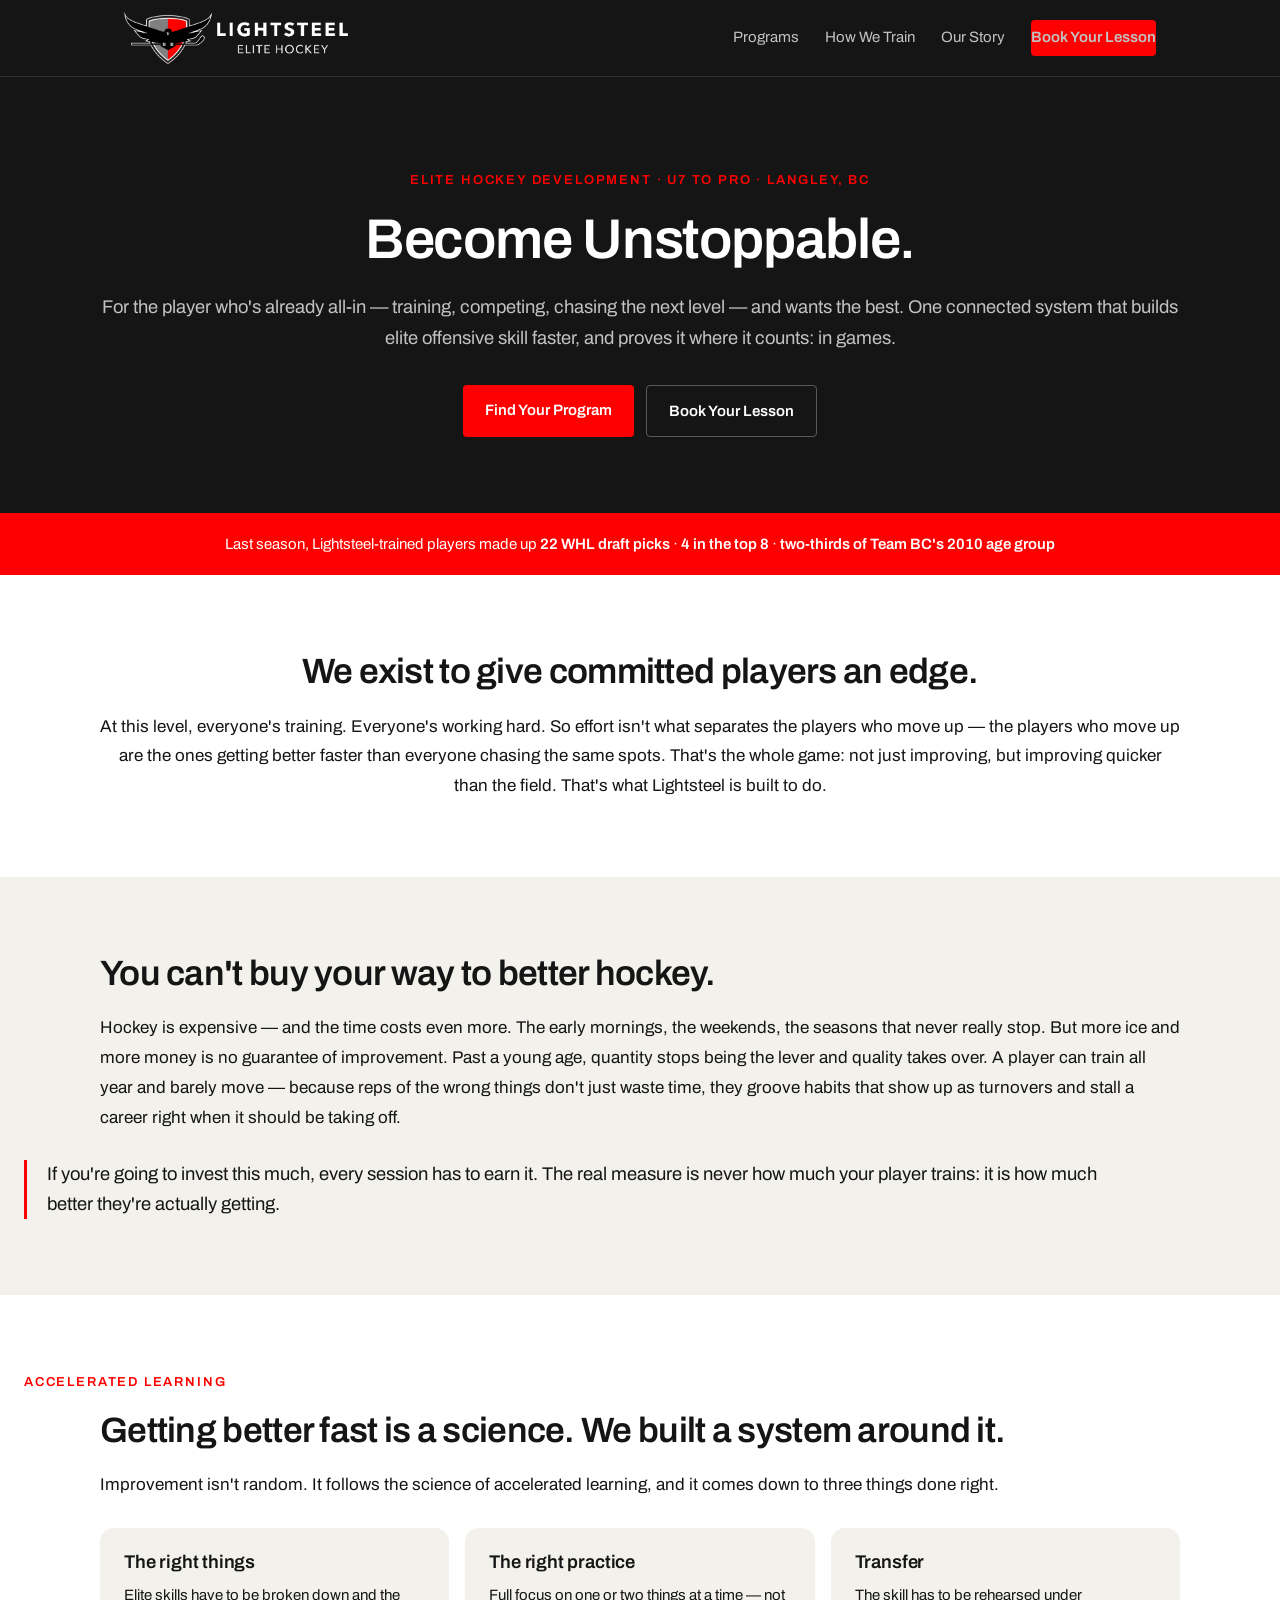
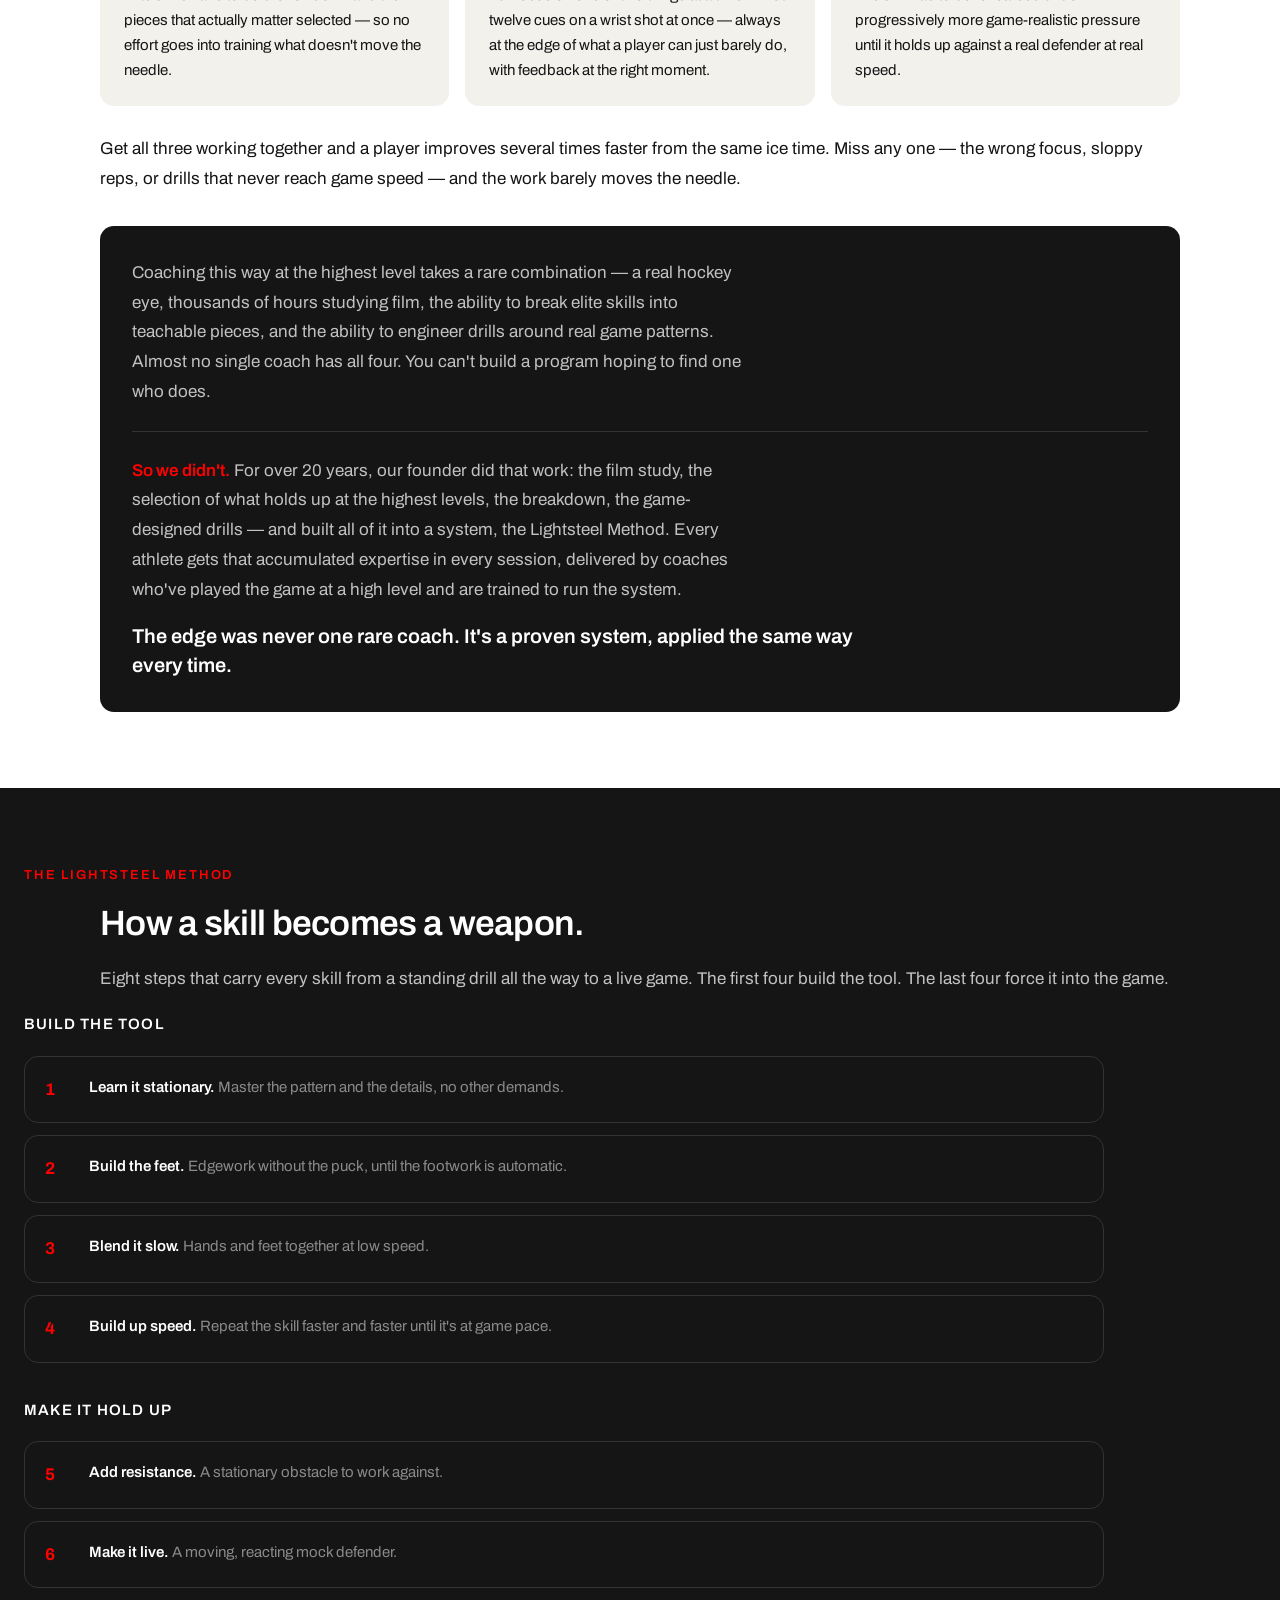
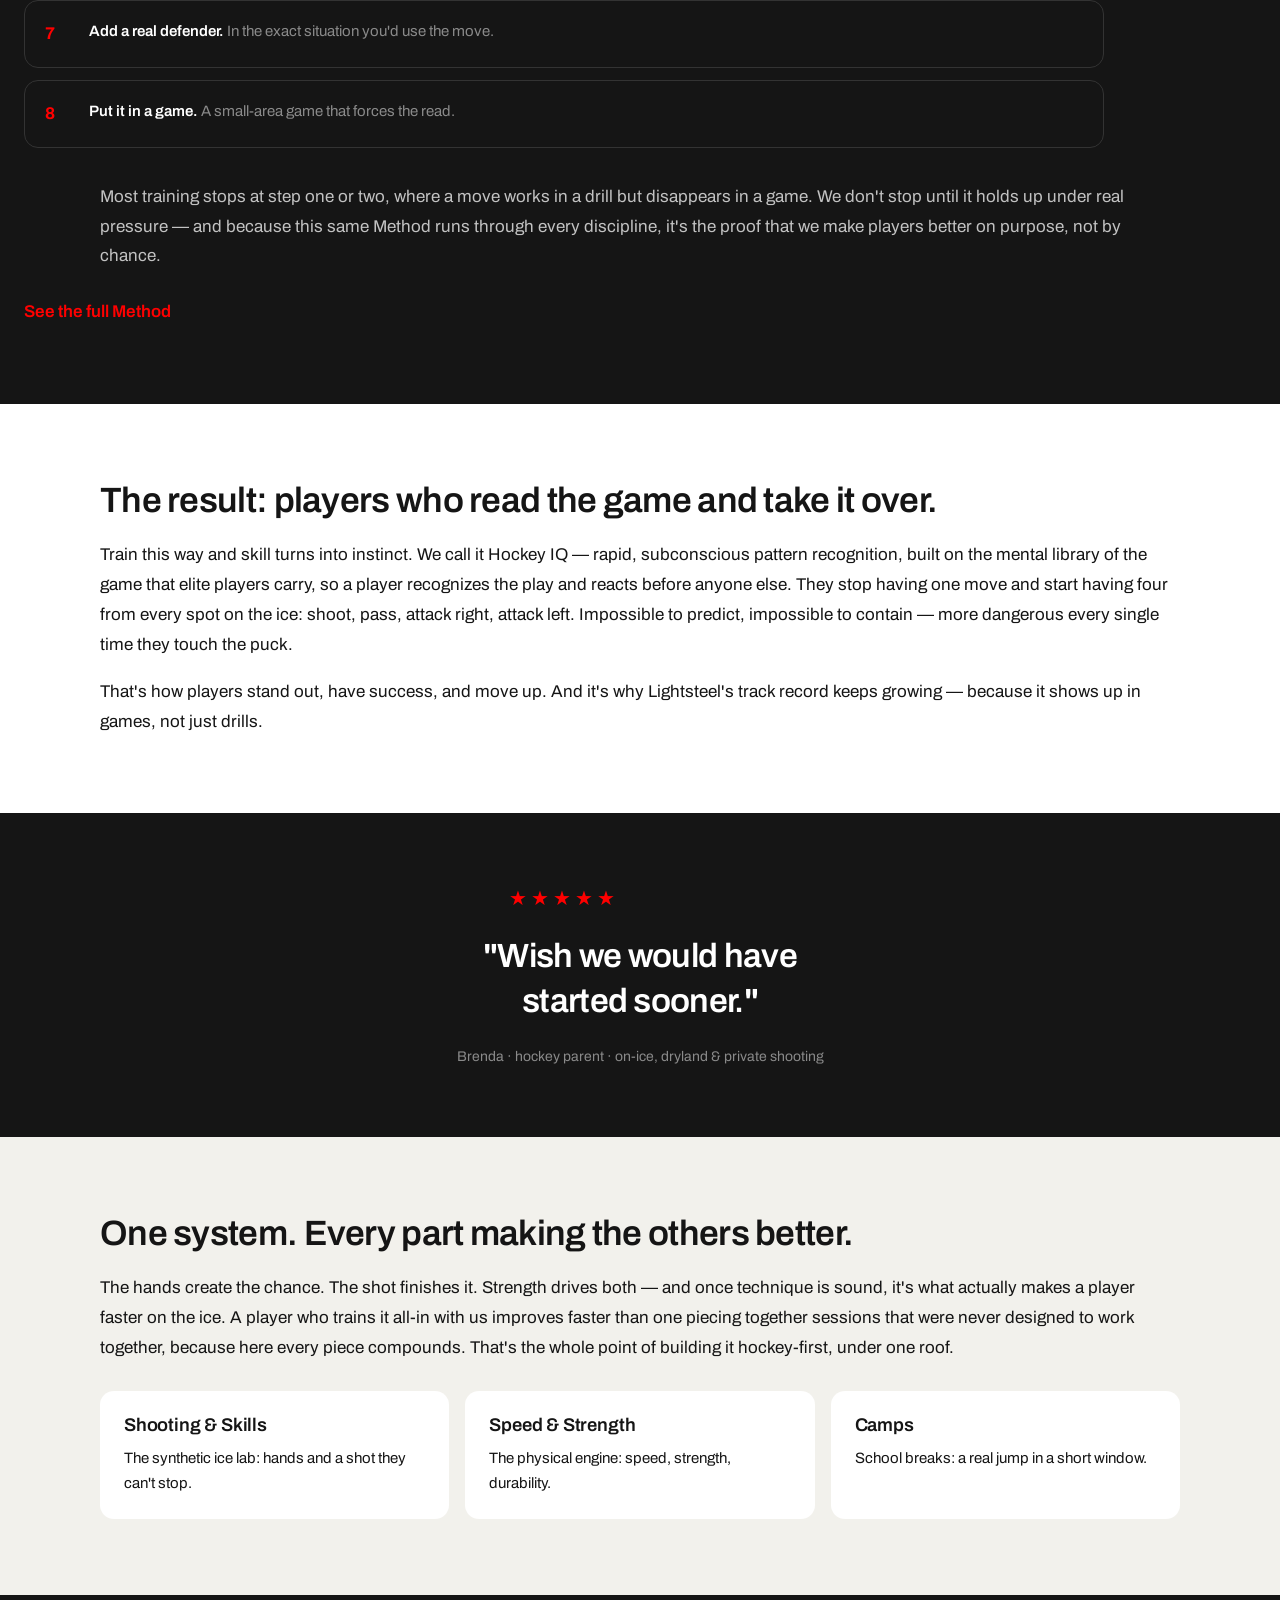
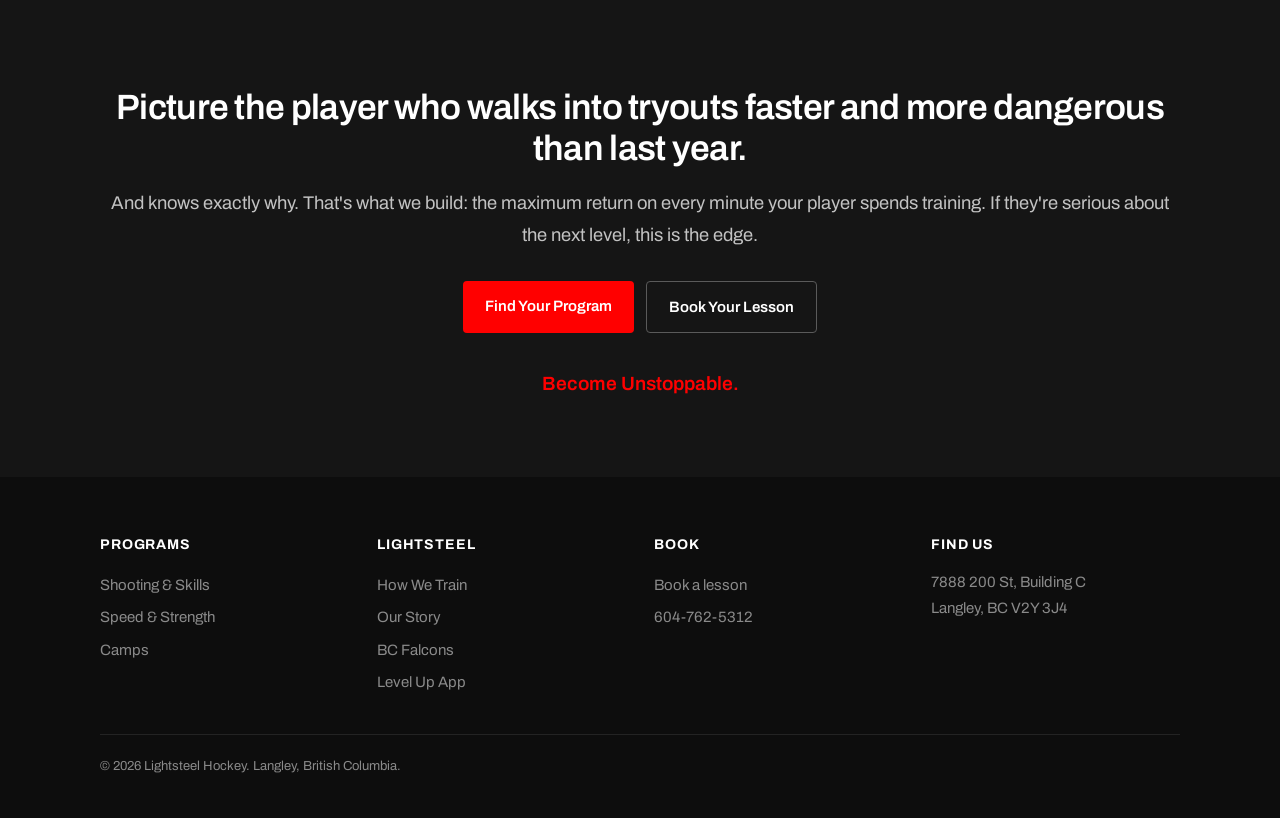
<file: index.html>
<!DOCTYPE html>
<html lang="en">
<head>
<meta charset="utf-8">
<meta name="viewport" content="width=device-width, initial-scale=1">
<title>Lightsteel Hockey — Elite Hockey Development in Langley, BC</title>
<meta name="description" content="Elite hockey development in Langley, BC. One connected system that builds elite offensive skill faster, and proves it where it counts: in games. U7 to pro.">
<link rel="preconnect" href="https://fonts.googleapis.com">
<link rel="preconnect" href="https://fonts.gstatic.com" crossorigin>
<link href="https://fonts.googleapis.com/css2?family=Archivo:wght@400;500;600;700&display=swap" rel="stylesheet">
<link rel="icon" type="image/png" href="/favicon.png">
<link rel="stylesheet" href="/styles.css">
</head>
<body>
<a class="skip" href="#main">Skip to content</a>

<header class="hdr">
  <div class="hdr-in">
    <a class="brand" href="/"><img src="/logo-lightsteel-white.png" alt="Lightsteel Elite Hockey" width="224" height="52"></a>
    <button class="menu-btn" type="button" aria-label="Menu" aria-expanded="false" aria-controls="sitenav"><span></span><span></span><span></span></button>
      <nav class="nav" id="sitenav" aria-label="Main">
      <div class="drop">
        <button type="button" aria-haspopup="true">Programs</button>
        <div class="drop-menu">
          <a href="/shooting-and-skills">Shooting &amp; Skills<span>The synthetic ice lab</span></a>
          <a href="/speed-and-strength">Speed &amp; Strength<span>The physical engine</span></a>
          <a href="/camps">Camps<span>A real jump in a short window</span></a>
          <a href="https://www.levelup.hockey/lightsteel?utm_source=lightsteelhockey&amp;utm_medium=referral&amp;utm_campaign=lightsteel-discount&amp;utm_content=programs-menu">Level Up App<span>Train at home between sessions</span></a>
        </div>
      </div>
      <a href="/how-we-train">How We Train</a>
      <a href="/our-story">Our Story</a>
      <a class="btn btn-sm" href="https://goteamup.com/p/12581119-lightsteel-hockey/">Book Your Lesson</a>
    </nav>
  </div>
</header>

<main id="main">

  <section class="band band-dark hero">
    <p class="eyebrow">Elite Hockey Development · U7 to Pro · Langley, BC</p>
    <h1>Become Unstoppable.</h1>
    <p class="lead">For the player who's already all-in — training, competing, chasing the next level — and wants the best. One connected system that builds elite offensive skill faster, and proves it where it counts: in games.</p>
    <div class="cta-row">
      <a class="btn" href="https://goteamup.com/p/12581119-lightsteel-hockey/">Find Your Program</a>
      <a class="btn btn-ghost" href="https://goteamup.com/p/12581119-lightsteel-hockey/">Book Your Lesson</a>
    </div>
  </section>

  <section class="band band-red proofbar">
    <p>Last season, Lightsteel-trained players made up <strong>22 WHL draft picks</strong> · <strong>4 in the top 8</strong> · <strong>two-thirds of Team BC's 2010 age group</strong></p>
  </section>

  <section class="band band-white" style="text-align:center">
    <h2>We exist to give committed players an edge.</h2>
    <p style="margin-left:auto;margin-right:auto">At this level, everyone's training. Everyone's working hard. So effort isn't what separates the players who move up — the players who move up are the ones getting better faster than everyone chasing the same spots. That's the whole game: not just improving, but improving quicker than the field. That's what Lightsteel is built to do.</p>
  </section>

  <section class="band band-light">
    <h2>You can't buy your way to better hockey.</h2>
    <p>Hockey is expensive — and the time costs even more. The early mornings, the weekends, the seasons that never really stop. But more ice and more money is no guarantee of improvement. Past a young age, quantity stops being the lever and quality takes over. A player can train all year and barely move — because reps of the wrong things don't just waste time, they groove habits that show up as turnovers and stall a career right when it should be taking off.</p>
    <p class="pull">If you're going to invest this much, every session has to earn it. The real measure is never how much your player trains: it is how much better they're actually getting.</p>
  </section>

  <section class="band band-white">
    <p class="eyebrow">Accelerated Learning</p>
    <h2>Getting better fast is a science. We built a system around it.</h2>
    <p>Improvement isn't random. It follows the science of accelerated learning, and it comes down to three things done right.</p>

    <div class="grid g3">
      <div class="card">
        <h3>The right things</h3>
        <p>Elite skills have to be broken down and the pieces that actually matter selected — so no effort goes into training what doesn't move the needle.</p>
      </div>
      <div class="card">
        <h3>The right practice</h3>
        <p>Full focus on one or two things at a time — not twelve cues on a wrist shot at once — always at the edge of what a player can just barely do, with feedback at the right moment.</p>
      </div>
      <div class="card">
        <h3>Transfer</h3>
        <p>The skill has to be rehearsed under progressively more game-realistic pressure until it holds up against a real defender at real speed.</p>
      </div>
    </div>

    <p style="margin-top:28px">Get all three working together and a player improves several times faster from the same ice time. Miss any one — the wrong focus, sloppy reps, or drills that never reach game speed — and the work barely moves the needle.</p>

    <div class="inset">
      <p>Coaching this way at the highest level takes a rare combination — a real hockey eye, thousands of hours studying film, the ability to break elite skills into teachable pieces, and the ability to engineer drills around real game patterns. Almost no single coach has all four. You can't build a program hoping to find one who does.</p>
      <hr>
      <p><span class="hinge">So we didn't.</span> For over 20 years, our founder did that work: the film study, the selection of what holds up at the highest levels, the breakdown, the game-designed drills — and built all of it into a system, the Lightsteel Method. Every athlete gets that accumulated expertise in every session, delivered by coaches who've played the game at a high level and are trained to run the system.</p>
      <p class="close">The edge was never one rare coach. It's a proven system, applied the same way every time.</p>
    </div>
  </section>

  <section class="band band-dark">
    <p class="eyebrow">The Lightsteel Method</p>
    <h2>How a skill becomes a weapon.</h2>
    <p>Eight steps that carry every skill from a standing drill all the way to a live game. The first four build the tool. The last four force it into the game.</p>

    <p class="group-label">Build the tool</p>
    <div class="steps">
      <div class="step"><span class="n">1</span><p><strong>Learn it stationary.</strong> Master the pattern and the details, no other demands.</p></div>
      <div class="step"><span class="n">2</span><p><strong>Build the feet.</strong> Edgework without the puck, until the footwork is automatic.</p></div>
      <div class="step"><span class="n">3</span><p><strong>Blend it slow.</strong> Hands and feet together at low speed.</p></div>
      <div class="step"><span class="n">4</span><p><strong>Build up speed.</strong> Repeat the skill faster and faster until it's at game pace.</p></div>
    </div>

    <p class="group-label">Make it hold up</p>
    <div class="steps">
      <div class="step"><span class="n">5</span><p><strong>Add resistance.</strong> A stationary obstacle to work against.</p></div>
      <div class="step"><span class="n">6</span><p><strong>Make it live.</strong> A moving, reacting mock defender.</p></div>
      <div class="step"><span class="n">7</span><p><strong>Add a real defender.</strong> In the exact situation you'd use the move.</p></div>
      <div class="step"><span class="n">8</span><p><strong>Put it in a game.</strong> A small-area game that forces the read.</p></div>
    </div>

    <p>Most training stops at step one or two, where a move works in a drill but disappears in a game. We don't stop until it holds up under real pressure — and because this same Method runs through every discipline, it's the proof that we make players better on purpose, not by chance.</p>
    <a class="arrow-link" href="/how-we-train">See the full Method</a>
  </section>

  <section class="band band-white">
    <h2>The result: players who read the game and take it over.</h2>
    <p>Train this way and skill turns into instinct. We call it Hockey IQ — rapid, subconscious pattern recognition, built on the mental library of the game that elite players carry, so a player recognizes the play and reacts before anyone else. They stop having one move and start having four from every spot on the ice: shoot, pass, attack right, attack left. Impossible to predict, impossible to contain — more dangerous every single time they touch the puck.</p>
    <p>That's how players stand out, have success, and move up. And it's why Lightsteel's track record keeps growing — because it shows up in games, not just drills.</p>
  </section>

  <section class="band band-dark quote">
    <p class="stars" aria-label="Five out of five stars">★★★★★</p>
    <blockquote>"Wish we would have started sooner."</blockquote>
    <p class="who">Brenda · hockey parent · on-ice, dryland &amp; private shooting</p>
  </section>

  <section class="band band-light">
    <h2>One system. Every part making the others better.</h2>
    <p>The hands create the chance. The shot finishes it. Strength drives both — and once technique is sound, it's what actually makes a player faster on the ice. A player who trains it all-in with us improves faster than one piecing together sessions that were never designed to work together, because here every piece compounds. That's the whole point of building it hockey-first, under one roof.</p>

    <div class="grid g3">
      <a class="card card-link" href="/shooting-and-skills">
        <h3>Shooting &amp; Skills</h3>
        <p>The synthetic ice lab: hands and a shot they can't stop.</p>
      </a>
      <a class="card card-link" href="/speed-and-strength">
        <h3>Speed &amp; Strength</h3>
        <p>The physical engine: speed, strength, durability.</p>
      </a>
      <a class="card card-link" href="/camps">
        <h3>Camps</h3>
        <p>School breaks: a real jump in a short window.</p>
      </a>
    </div>
  </section>

  <section class="band band-dark hero">
    <h2>Picture the player who walks into tryouts faster and more dangerous than last year.</h2>
    <p class="lead">And knows exactly why. That's what we build: the maximum return on every minute your player spends training. If they're serious about the next level, this is the edge.</p>
    <div class="cta-row">
      <a class="btn" href="https://goteamup.com/p/12581119-lightsteel-hockey/">Find Your Program</a>
      <a class="btn btn-ghost" href="https://goteamup.com/p/12581119-lightsteel-hockey/">Book Your Lesson</a>
    </div>
    <p style="color:var(--red-accent);font-weight:600;font-size:1.2rem;margin-top:34px">Become Unstoppable.</p>
  </section>

</main>

<footer class="ftr">
  <div class="ftr-in">
    <div>
      <h4>Programs</h4>
      <a href="/shooting-and-skills">Shooting &amp; Skills</a>
      <a href="/speed-and-strength">Speed &amp; Strength</a>
      <a href="/camps">Camps</a>
    </div>
    <div>
      <h4>Lightsteel</h4>
      <a href="/how-we-train">How We Train</a>
      <a href="/our-story">Our Story</a>
      <a href="https://bcfalcons.com">BC Falcons</a>
      <a href="https://www.levelup.hockey/lightsteel?utm_source=lightsteelhockey&amp;utm_medium=referral&amp;utm_campaign=lightsteel-discount&amp;utm_content=footer">Level Up App</a>
    </div>
    <div>
      <h4>Book</h4>
      <a href="https://goteamup.com/p/12581119-lightsteel-hockey/">Book a lesson</a>
      <a href="tel:+16047625312">604-762-5312</a>
    </div>
    <div>
      <h4>Find us</h4>
      <p style="font-size:15px;margin:0">7888 200 St, Building C<br>Langley, BC V2Y 3J4</p>
    </div>
  </div>
  <p class="legal">© <span id="yr">2026</span> Lightsteel Hockey. Langley, British Columbia.</p>
</footer>
<script>document.getElementById('yr').textContent=new Date().getFullYear();</script>
<script>
(function () {
  var nav = document.getElementById('sitenav');
  var burger = document.querySelector('.menu-btn');

  burger.addEventListener('click', function (e) {
    e.stopPropagation();
    var open = nav.classList.toggle('open');
    burger.setAttribute('aria-expanded', open ? 'true' : 'false');
  });

  document.querySelectorAll('.drop').forEach(function (d) {
    var b = d.querySelector('button');
    b.setAttribute('aria-expanded', 'false');
    b.addEventListener('click', function (e) {
      e.stopPropagation();
      var open = d.classList.toggle('open');
      b.setAttribute('aria-expanded', open ? 'true' : 'false');
    });
  });

  function closeAll() {
    nav.classList.remove('open');
    burger.setAttribute('aria-expanded', 'false');
    document.querySelectorAll('.drop.open').forEach(function (d) {
      d.classList.remove('open');
      d.querySelector('button').setAttribute('aria-expanded', 'false');
    });
  }
  document.addEventListener('click', closeAll);
  nav.addEventListener('click', function (e) { e.stopPropagation(); });
  document.addEventListener('keydown', function (e) { if (e.key === 'Escape') closeAll(); });
})();
</script>
</body>
</html>
</file>
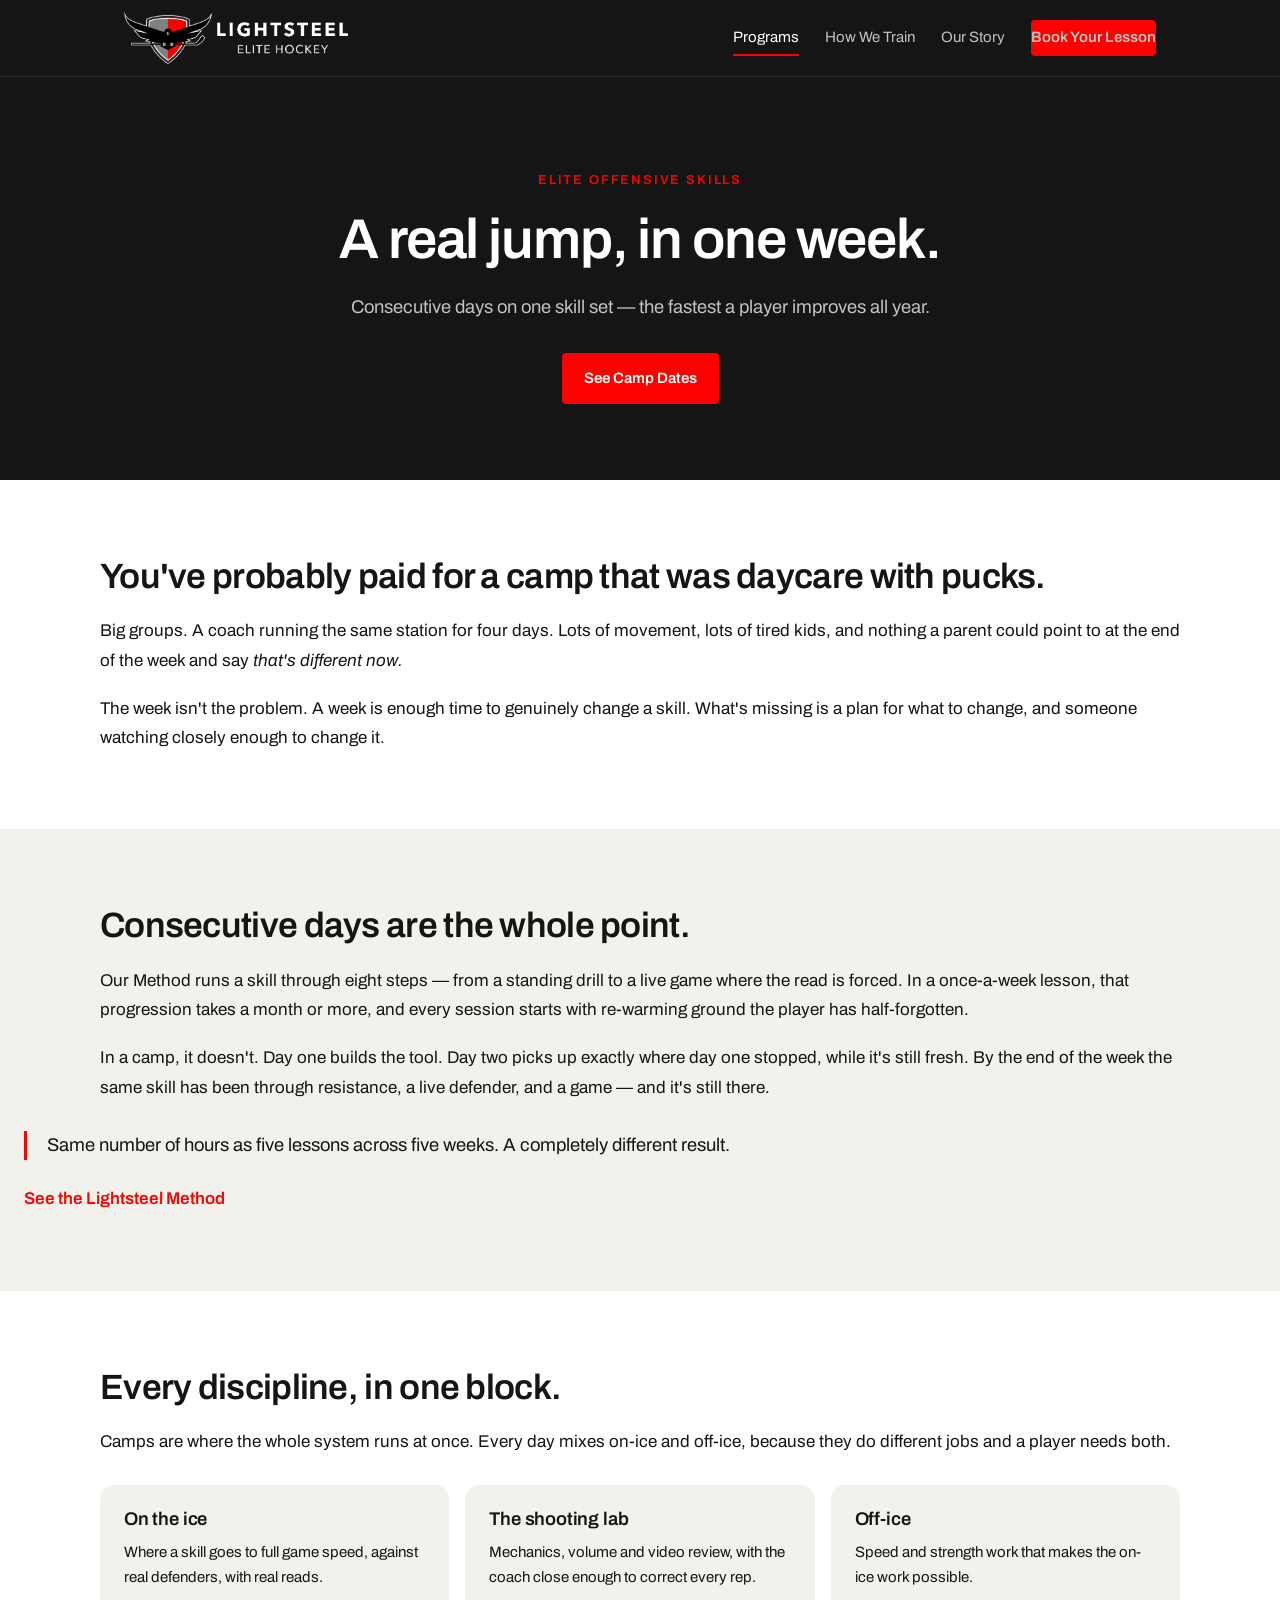
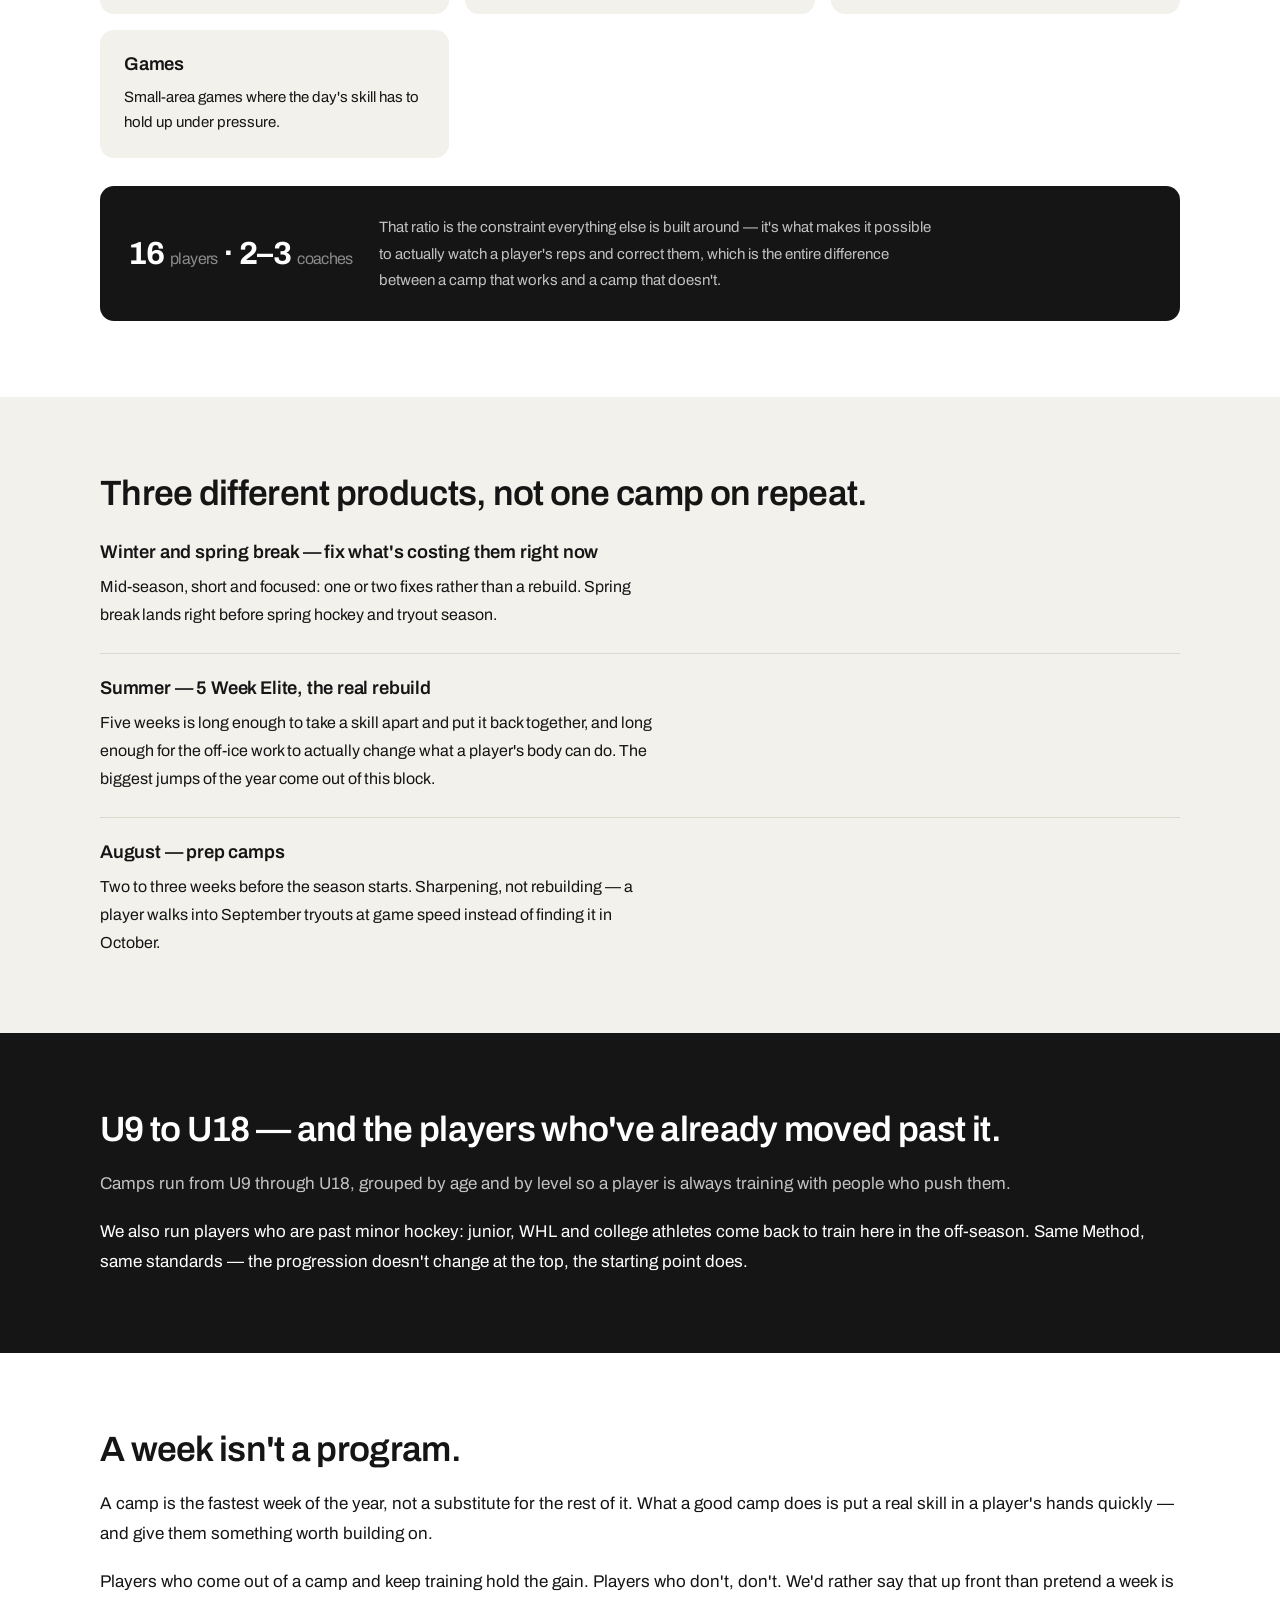
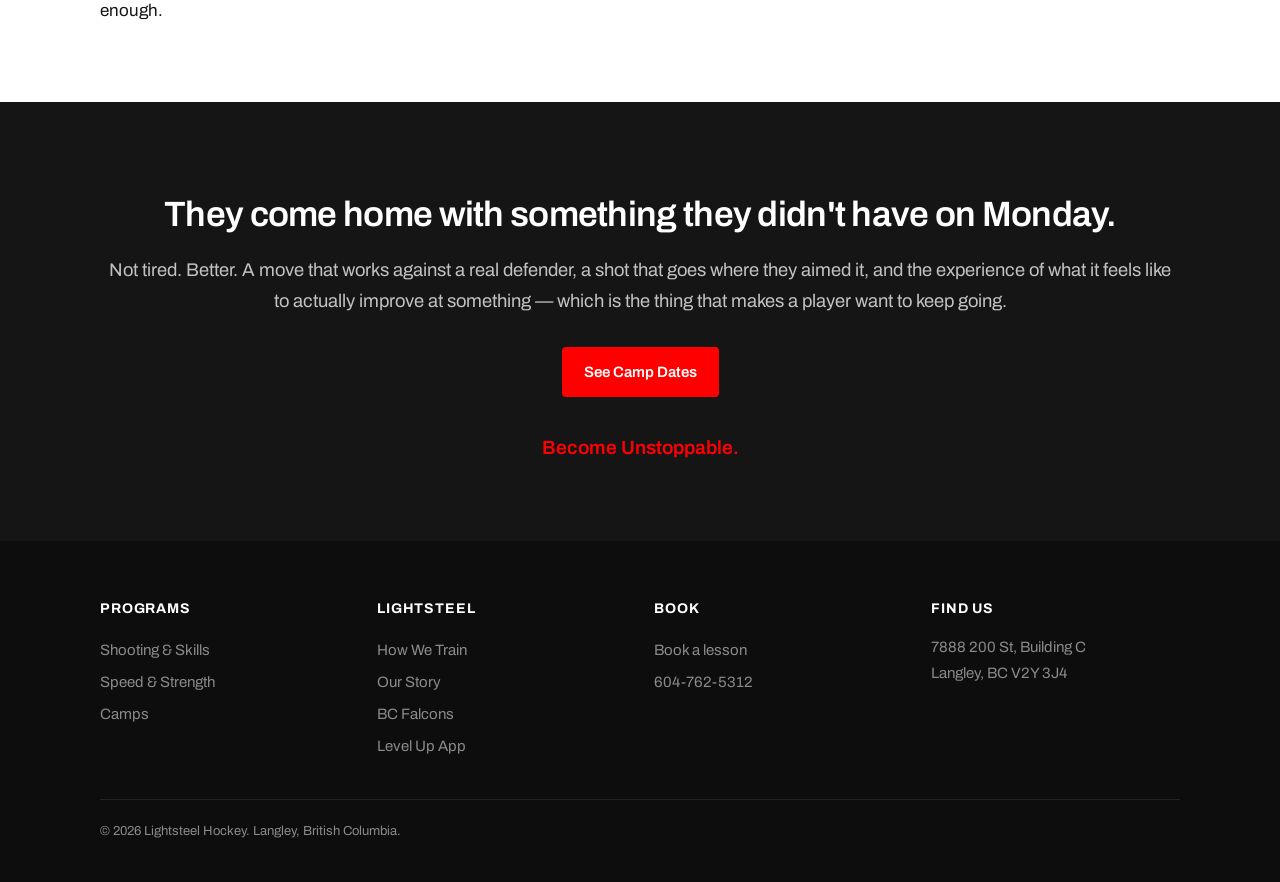
<file: camps.html>
<!DOCTYPE html>
<html lang="en">
<head>
<meta charset="utf-8">
<meta name="viewport" content="width=device-width, initial-scale=1">
<title>Camps — Elite Offensive Skills</title>
<meta name="description" content="Winter break, spring break, 5 Week Elite and August prep camps in Langley, BC. Sixteen players, two to three coaches, on-ice and off-ice every day.">
<link rel="preconnect" href="https://fonts.googleapis.com">
<link rel="preconnect" href="https://fonts.gstatic.com" crossorigin>
<link href="https://fonts.googleapis.com/css2?family=Archivo:wght@400;500;600;700&display=swap" rel="stylesheet">
<link rel="icon" type="image/png" href="/favicon.png">
<link rel="stylesheet" href="/styles.css">
</head>
<body>
<a class="skip" href="#main">Skip to content</a>

<header class="hdr">
  <div class="hdr-in">
    <a class="brand" href="/"><img src="/logo-lightsteel-white.png" alt="Lightsteel Elite Hockey" width="224" height="52"></a>
    <button class="menu-btn" type="button" aria-label="Menu" aria-expanded="false" aria-controls="sitenav"><span></span><span></span><span></span></button>
      <nav class="nav" id="sitenav" aria-label="Main">
      <div class="drop">
        <button type="button" aria-haspopup="true" style="color:#fff;border-bottom-color:var(--red)">Programs</button>
        <div class="drop-menu">
          <a href="/shooting-and-skills">Shooting &amp; Skills<span>The synthetic ice lab</span></a>
          <a href="/speed-and-strength">Speed &amp; Strength<span>The physical engine</span></a>
          <a href="/camps">Camps<span>A real jump in a short window</span></a>
          <a href="https://www.levelup.hockey/lightsteel?utm_source=lightsteelhockey&amp;utm_medium=referral&amp;utm_campaign=lightsteel-discount&amp;utm_content=programs-menu">Level Up App<span>Train at home between sessions</span></a>
        </div>
      </div>
      <a href="/how-we-train">How We Train</a>
      <a href="/our-story">Our Story</a>
      <a class="btn btn-sm" href="https://goteamup.com/p/12581119-lightsteel-hockey/">Book Your Lesson</a>
    </nav>
  </div>
</header>
<main id="main">

  <section class="band band-dark hero">
    <p class="eyebrow">Elite Offensive Skills</p>
    <h1>A real jump, in one week.</h1>
    <p class="lead">Consecutive days on one skill set — the fastest a player improves all year.</p>
    <div class="cta-row"><a class="btn" href="https://goteamup.com/p/12581119-lightsteel-hockey/">See Camp Dates</a></div>
  </section>

  <section class="band band-white">
    <h2>You've probably paid for a camp that was daycare with pucks.</h2>
    <p>Big groups. A coach running the same station for four days. Lots of movement, lots of tired kids, and nothing a parent could point to at the end of the week and say <em>that's different now.</em></p>
    <p>The week isn't the problem. A week is enough time to genuinely change a skill. What's missing is a plan for what to change, and someone watching closely enough to change it.</p>
  </section>

  <section class="band band-light">
    <h2>Consecutive days are the whole point.</h2>
    <p>Our Method runs a skill through eight steps — from a standing drill to a live game where the read is forced. In a once-a-week lesson, that progression takes a month or more, and every session starts with re-warming ground the player has half-forgotten.</p>
    <p>In a camp, it doesn't. Day one builds the tool. Day two picks up exactly where day one stopped, while it's still fresh. By the end of the week the same skill has been through resistance, a live defender, and a game — and it's still there.</p>
    <p class="pull">Same number of hours as five lessons across five weeks. A completely different result.</p>
    <a class="arrow-link" href="/how-we-train" style="margin-top:24px">See the Lightsteel Method</a>
  </section>

  <section class="band band-white">
    <h2>Every discipline, in one block.</h2>
    <p>Camps are where the whole system runs at once. Every day mixes on-ice and off-ice, because they do different jobs and a player needs both.</p>
    <div class="grid g2">
      <div class="card"><h3>On the ice</h3><p>Where a skill goes to full game speed, against real defenders, with real reads.</p></div>
      <div class="card"><h3>The shooting lab</h3><p>Mechanics, volume and video review, with the coach close enough to correct every rep.</p></div>
      <div class="card"><h3>Off-ice</h3><p>Speed and strength work that makes the on-ice work possible.</p></div>
      <div class="card"><h3>Games</h3><p>Small-area games where the day's skill has to hold up under pressure.</p></div>
    </div>
    <div class="ratio">
      <b>16 <span>players</span> · 2–3 <span>coaches</span></b>
      <p>That ratio is the constraint everything else is built around — it's what makes it possible to actually watch a player's reps and correct them, which is the entire difference between a camp that works and a camp that doesn't.</p>
    </div>
  </section>

  <section class="band band-light">
    <h2>Three different products, not one camp on repeat.</h2>
    <div class="rows">
      <div class="row">
        <h3>Winter and spring break — fix what's costing them right now</h3>
        <p>Mid-season, short and focused: one or two fixes rather than a rebuild. Spring break lands right before spring hockey and tryout season.</p>
      </div>
      <div class="row">
        <h3>Summer — 5 Week Elite, the real rebuild</h3>
        <p>Five weeks is long enough to take a skill apart and put it back together, and long enough for the off-ice work to actually change what a player's body can do. The biggest jumps of the year come out of this block.</p>
      </div>
      <div class="row">
        <h3>August — prep camps</h3>
        <p>Two to three weeks before the season starts. Sharpening, not rebuilding — a player walks into September tryouts at game speed instead of finding it in October.</p>
      </div>
    </div>
  </section>

  <section class="band band-dark">
    <h2>U9 to U18 — and the players who've already moved past it.</h2>
    <p>Camps run from U9 through U18, grouped by age and by level so a player is always training with people who push them.</p>
    <p style="color:#fff">We also run players who are past minor hockey: junior, WHL and college athletes come back to train here in the off-season. Same Method, same standards — the progression doesn't change at the top, the starting point does.</p>
  </section>

  <section class="band band-white">
    <h2>A week isn't a program.</h2>
    <p>A camp is the fastest week of the year, not a substitute for the rest of it. What a good camp does is put a real skill in a player's hands quickly — and give them something worth building on.</p>
    <p>Players who come out of a camp and keep training hold the gain. Players who don't, don't. We'd rather say that up front than pretend a week is enough.</p>
  </section>

  <section class="band band-dark hero">
    <h2>They come home with something they didn't have on Monday.</h2>
    <p class="lead">Not tired. Better. A move that works against a real defender, a shot that goes where they aimed it, and the experience of what it feels like to actually improve at something — which is the thing that makes a player want to keep going.</p>
    <div class="cta-row"><a class="btn" href="https://goteamup.com/p/12581119-lightsteel-hockey/">See Camp Dates</a></div>
    <p style="color:var(--red-accent);font-weight:600;font-size:1.2rem;margin-top:34px">Become Unstoppable.</p>
  </section>

</main>

<footer class="ftr">
  <div class="ftr-in">
    <div>
      <h4>Programs</h4>
      <a href="/shooting-and-skills">Shooting &amp; Skills</a>
      <a href="/speed-and-strength">Speed &amp; Strength</a>
      <a href="/camps">Camps</a>
    </div>
    <div>
      <h4>Lightsteel</h4>
      <a href="/how-we-train">How We Train</a>
      <a href="/our-story">Our Story</a>
      <a href="https://bcfalcons.com">BC Falcons</a>
      <a href="https://www.levelup.hockey/lightsteel?utm_source=lightsteelhockey&amp;utm_medium=referral&amp;utm_campaign=lightsteel-discount&amp;utm_content=footer">Level Up App</a>
    </div>
    <div>
      <h4>Book</h4>
      <a href="https://goteamup.com/p/12581119-lightsteel-hockey/">Book a lesson</a>
      <a href="tel:+16047625312">604-762-5312</a>
    </div>
    <div>
      <h4>Find us</h4>
      <p style="font-size:15px;margin:0">7888 200 St, Building C<br>Langley, BC V2Y 3J4</p>
    </div>
  </div>
  <p class="legal">© <span id="yr">2026</span> Lightsteel Hockey. Langley, British Columbia.</p>
</footer>
<script>document.getElementById('yr').textContent=new Date().getFullYear();</script>
<script>
(function () {
  var nav = document.getElementById('sitenav');
  var burger = document.querySelector('.menu-btn');

  burger.addEventListener('click', function (e) {
    e.stopPropagation();
    var open = nav.classList.toggle('open');
    burger.setAttribute('aria-expanded', open ? 'true' : 'false');
  });

  document.querySelectorAll('.drop').forEach(function (d) {
    var b = d.querySelector('button');
    b.setAttribute('aria-expanded', 'false');
    b.addEventListener('click', function (e) {
      e.stopPropagation();
      var open = d.classList.toggle('open');
      b.setAttribute('aria-expanded', open ? 'true' : 'false');
    });
  });

  function closeAll() {
    nav.classList.remove('open');
    burger.setAttribute('aria-expanded', 'false');
    document.querySelectorAll('.drop.open').forEach(function (d) {
      d.classList.remove('open');
      d.querySelector('button').setAttribute('aria-expanded', 'false');
    });
  }
  document.addEventListener('click', closeAll);
  nav.addEventListener('click', function (e) { e.stopPropagation(); });
  document.addEventListener('keydown', function (e) { if (e.key === 'Escape') closeAll(); });
})();
</script>
</body>
</html>
</file>
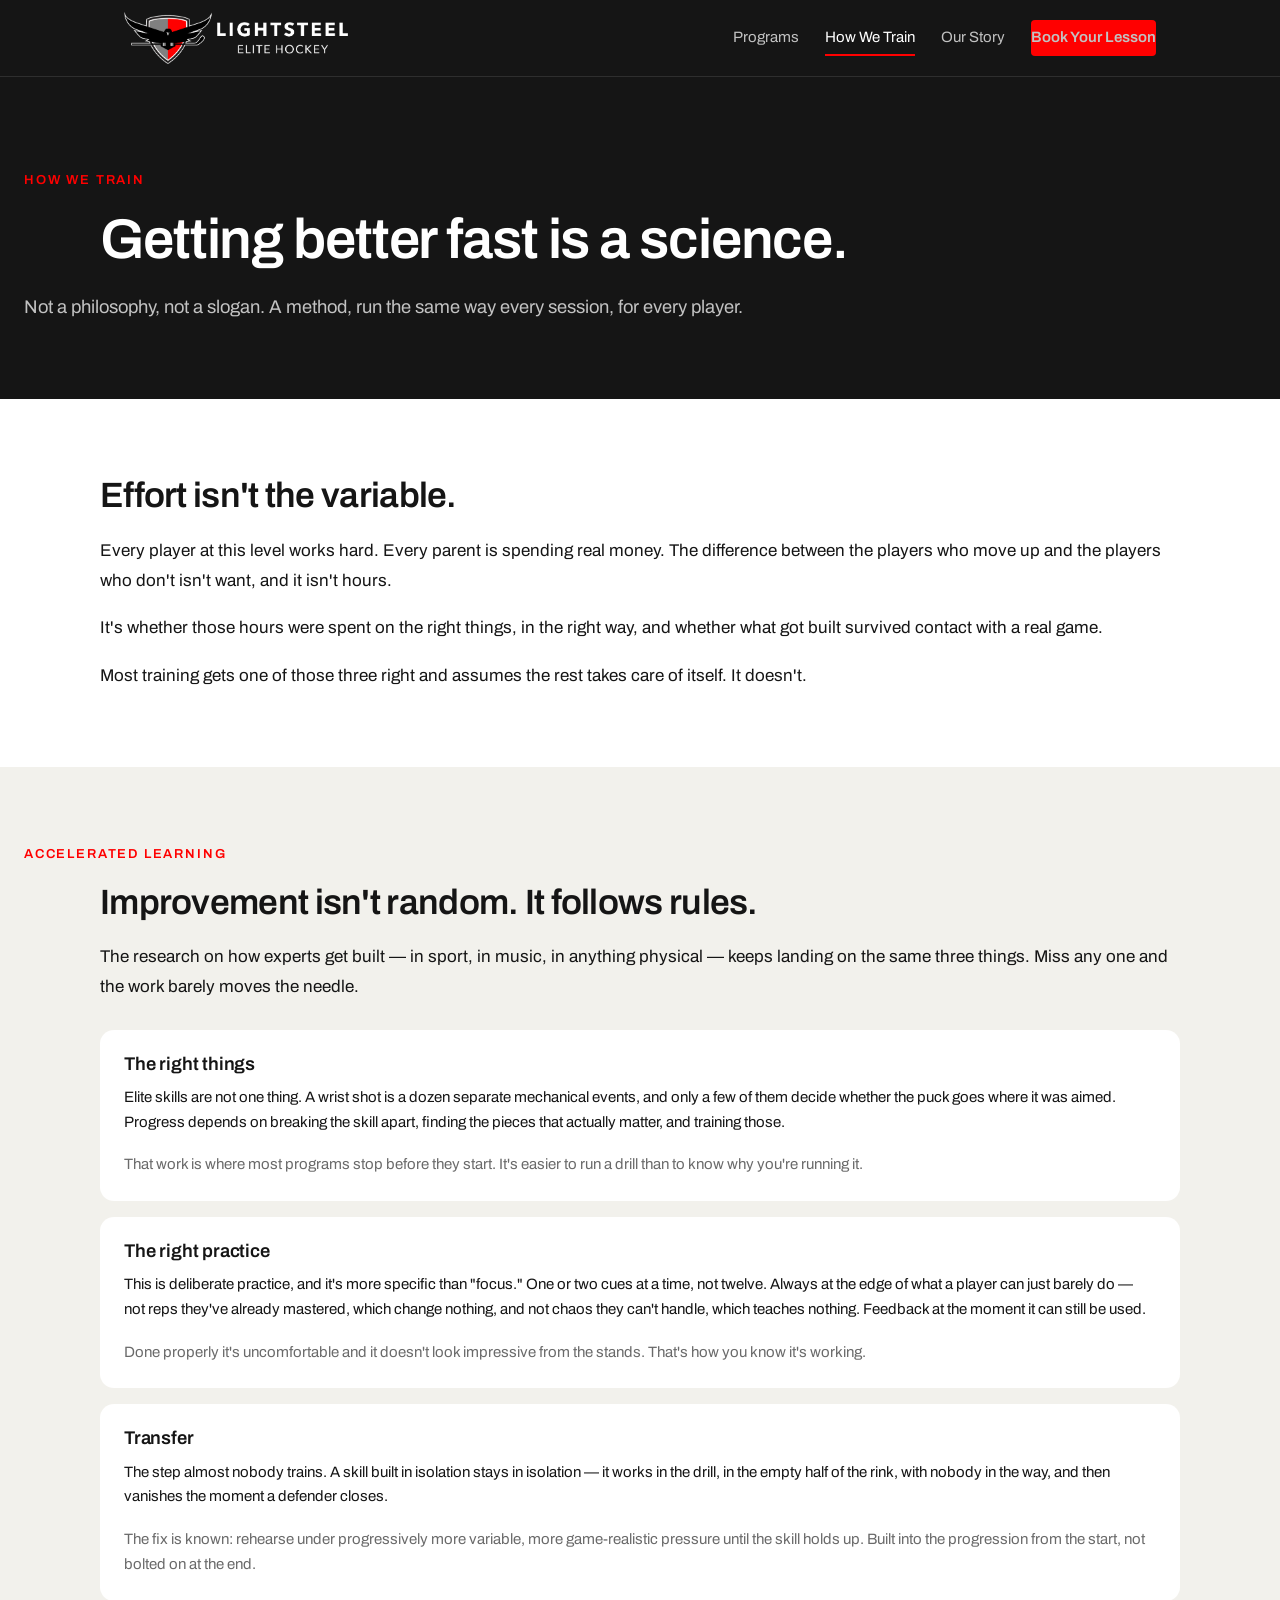
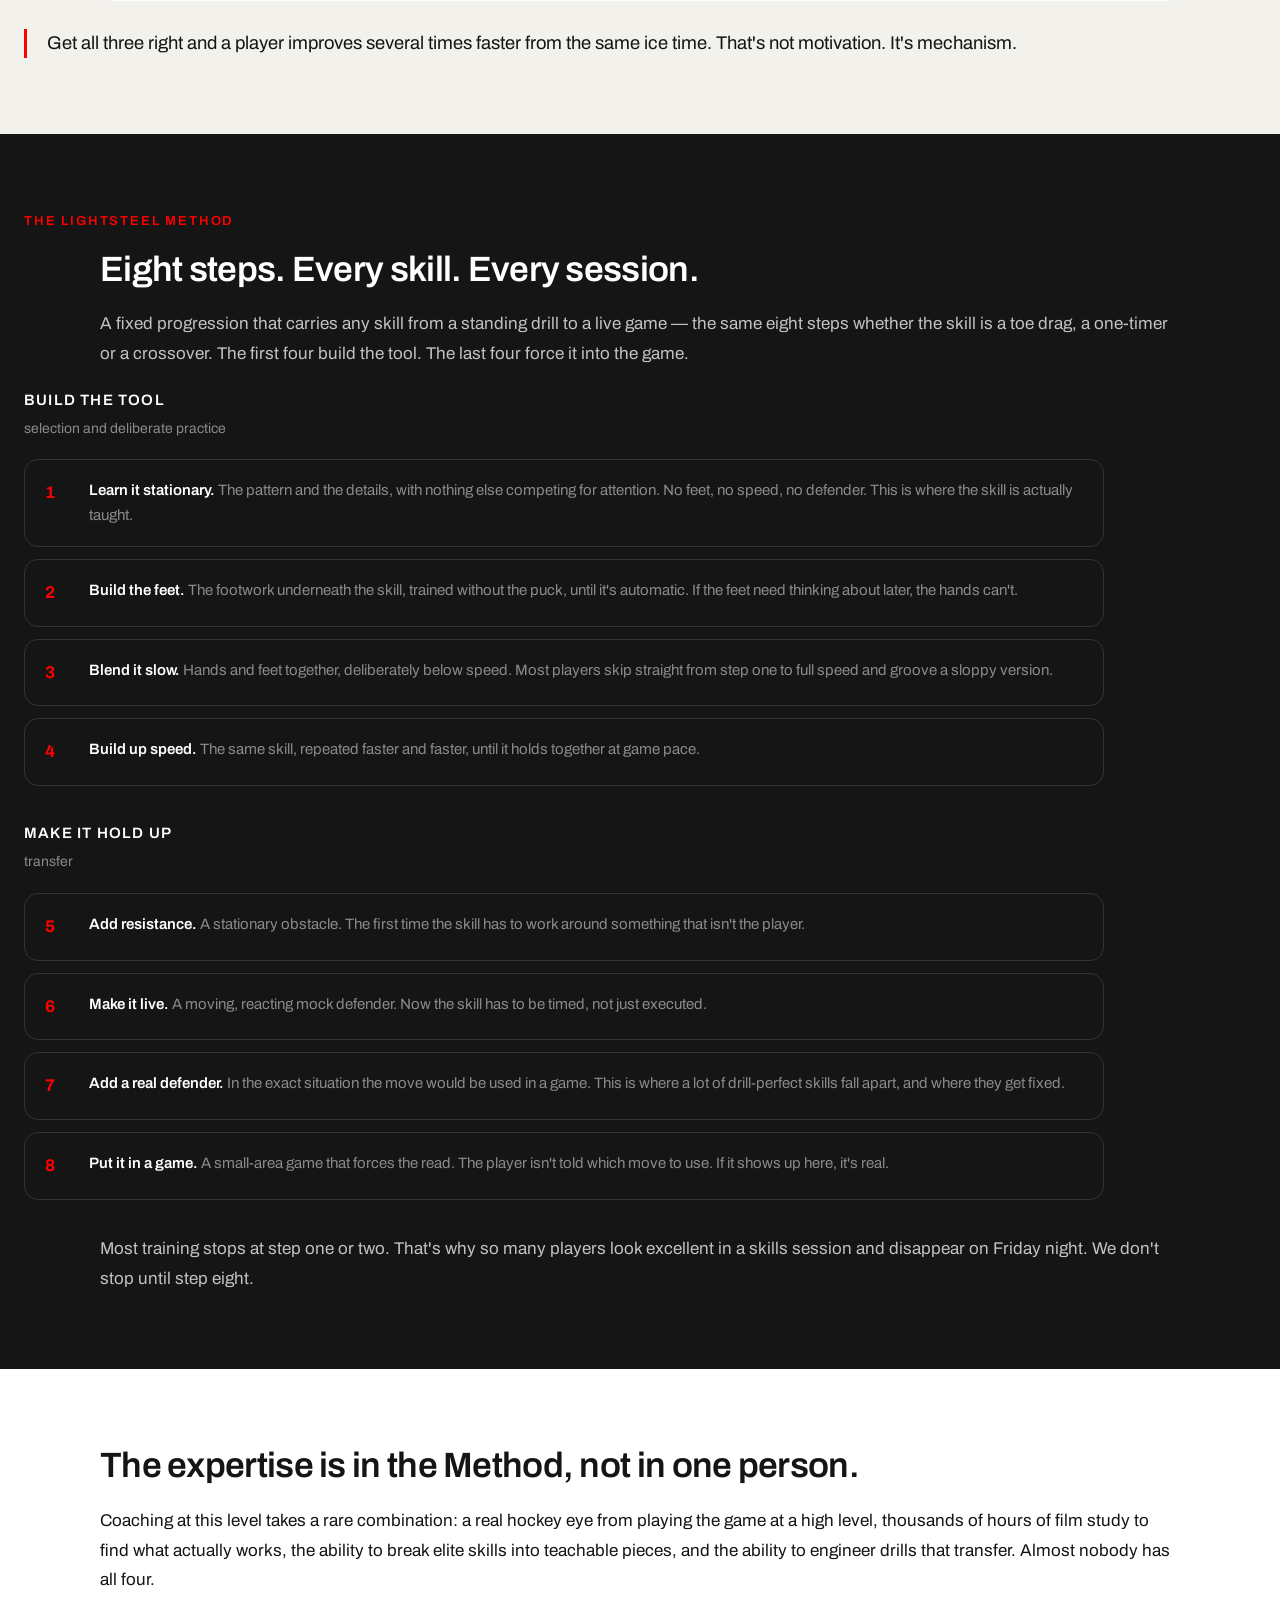
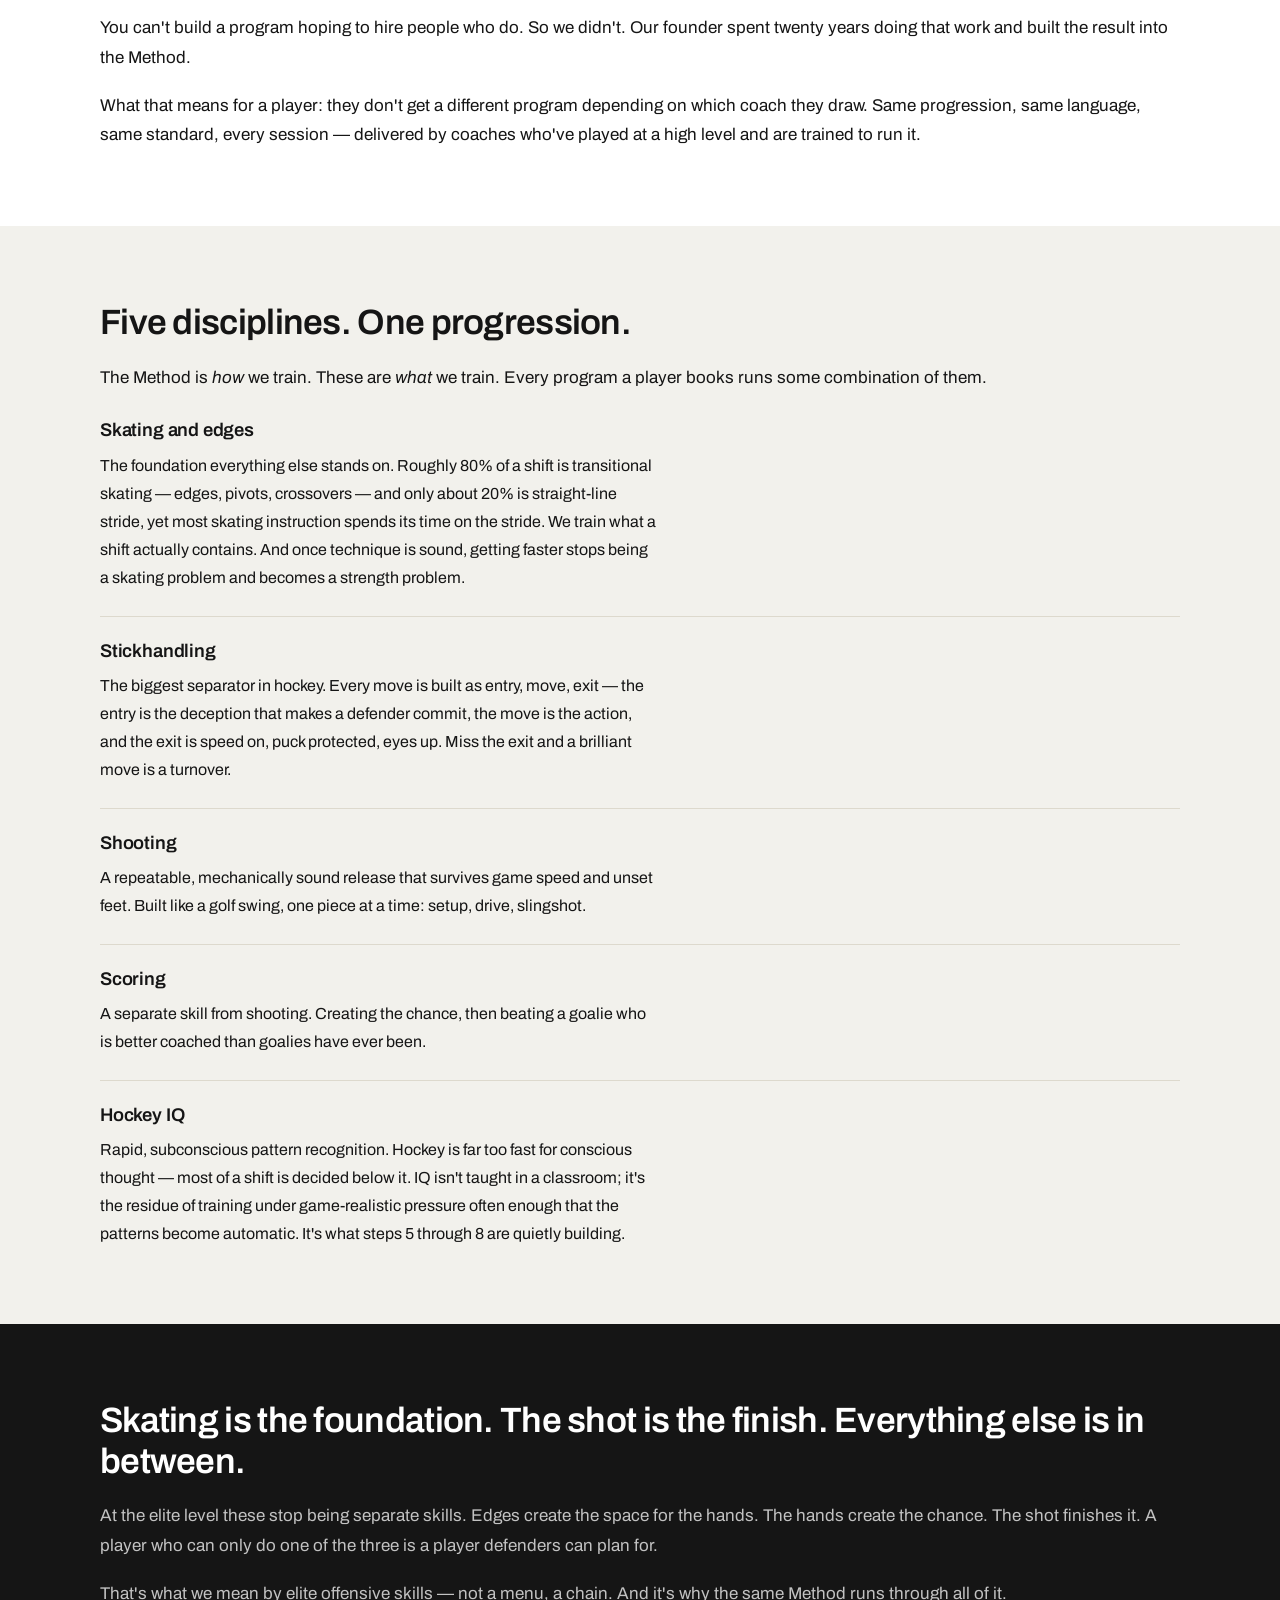
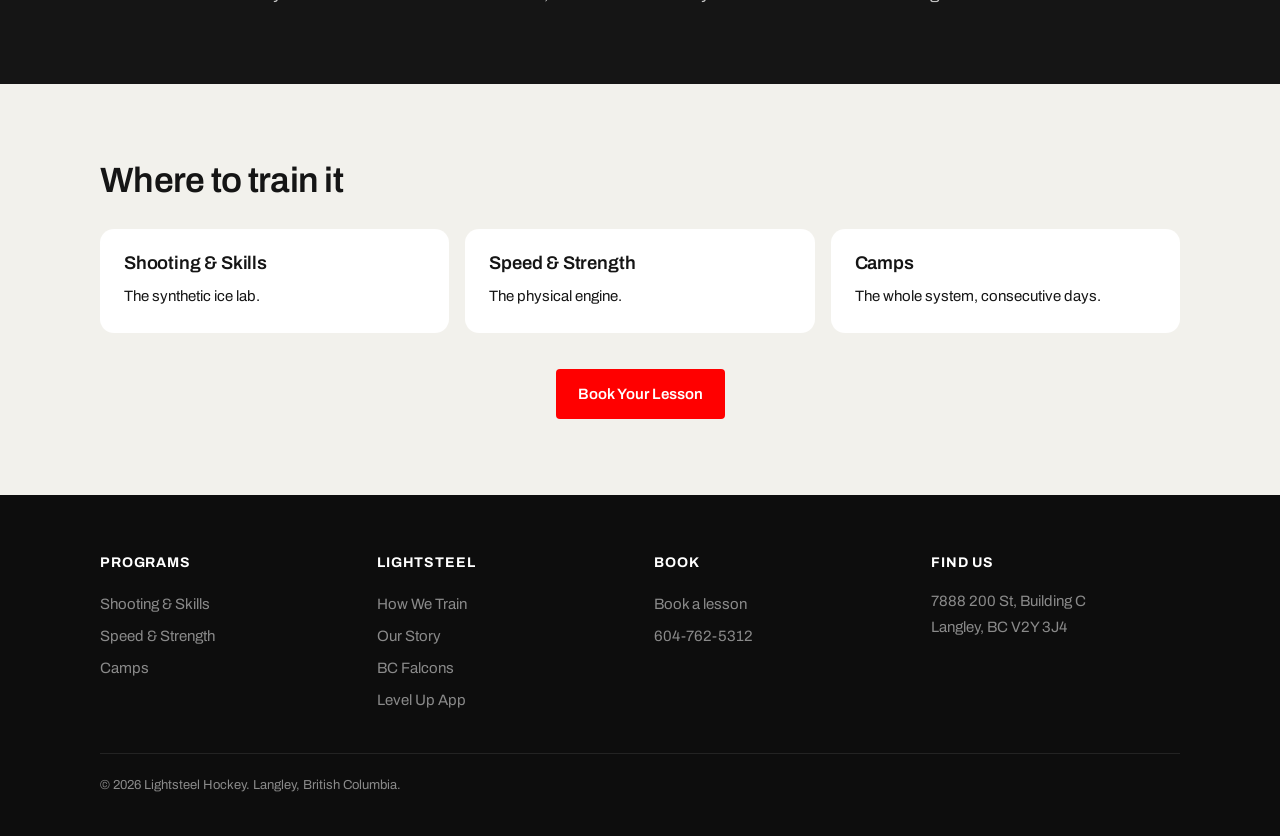
<file: how-we-train.html>
<!DOCTYPE html>
<html lang="en">
<head>
<meta charset="utf-8">
<meta name="viewport" content="width=device-width, initial-scale=1">
<title>How We Train — The Lightsteel Method</title>
<meta name="description" content="The science of accelerated learning and the eight-step Lightsteel Method that carries every skill from a standing drill to a live game.">
<link rel="preconnect" href="https://fonts.googleapis.com">
<link rel="preconnect" href="https://fonts.gstatic.com" crossorigin>
<link href="https://fonts.googleapis.com/css2?family=Archivo:wght@400;500;600;700&display=swap" rel="stylesheet">
<link rel="icon" type="image/png" href="/favicon.png">
<link rel="stylesheet" href="/styles.css">
</head>
<body>
<a class="skip" href="#main">Skip to content</a>

<header class="hdr">
  <div class="hdr-in">
    <a class="brand" href="/"><img src="/logo-lightsteel-white.png" alt="Lightsteel Elite Hockey" width="224" height="52"></a>
    <button class="menu-btn" type="button" aria-label="Menu" aria-expanded="false" aria-controls="sitenav"><span></span><span></span><span></span></button>
      <nav class="nav" id="sitenav" aria-label="Main">
      <div class="drop">
        <button type="button" aria-haspopup="true">Programs</button>
        <div class="drop-menu">
          <a href="/shooting-and-skills">Shooting &amp; Skills<span>The synthetic ice lab</span></a>
          <a href="/speed-and-strength">Speed &amp; Strength<span>The physical engine</span></a>
          <a href="/camps">Camps<span>A real jump in a short window</span></a>
          <a href="https://www.levelup.hockey/lightsteel?utm_source=lightsteelhockey&amp;utm_medium=referral&amp;utm_campaign=lightsteel-discount&amp;utm_content=programs-menu">Level Up App<span>Train at home between sessions</span></a>
        </div>
      </div>
      <a href="/how-we-train" aria-current="page">How We Train</a>
      <a href="/our-story">Our Story</a>
      <a class="btn btn-sm" href="https://goteamup.com/p/12581119-lightsteel-hockey/">Book Your Lesson</a>
    </nav>
  </div>
</header>
<main id="main">

  <section class="band band-dark hero hero-left">
    <p class="eyebrow">How We Train</p>
    <h1>Getting better fast is a science.</h1>
    <p class="lead">Not a philosophy, not a slogan. A method, run the same way every session, for every player.</p>
  </section>

  <section class="band band-white">
    <h2>Effort isn't the variable.</h2>
    <p>Every player at this level works hard. Every parent is spending real money. The difference between the players who move up and the players who don't isn't want, and it isn't hours.</p>
    <p>It's whether those hours were spent on the right things, in the right way, and whether what got built survived contact with a real game.</p>
    <p>Most training gets one of those three right and assumes the rest takes care of itself. It doesn't.</p>
  </section>

  <section class="band band-light">
    <p class="eyebrow">Accelerated Learning</p>
    <h2>Improvement isn't random. It follows rules.</h2>
    <p>The research on how experts get built — in sport, in music, in anything physical — keeps landing on the same three things. Miss any one and the work barely moves the needle.</p>

    <div class="grid" style="grid-template-columns:1fr">
      <div class="card">
        <h3>The right things</h3>
        <p>Elite skills are not one thing. A wrist shot is a dozen separate mechanical events, and only a few of them decide whether the puck goes where it was aimed. Progress depends on breaking the skill apart, finding the pieces that actually matter, and training those.</p>
        <p class="note">That work is where most programs stop before they start. It's easier to run a drill than to know why you're running it.</p>
      </div>
      <div class="card">
        <h3>The right practice</h3>
        <p>This is deliberate practice, and it's more specific than "focus." One or two cues at a time, not twelve. Always at the edge of what a player can just barely do — not reps they've already mastered, which change nothing, and not chaos they can't handle, which teaches nothing. Feedback at the moment it can still be used.</p>
        <p class="note">Done properly it's uncomfortable and it doesn't look impressive from the stands. That's how you know it's working.</p>
      </div>
      <div class="card">
        <h3>Transfer</h3>
        <p>The step almost nobody trains. A skill built in isolation stays in isolation — it works in the drill, in the empty half of the rink, with nobody in the way, and then vanishes the moment a defender closes.</p>
        <p class="note">The fix is known: rehearse under progressively more variable, more game-realistic pressure until the skill holds up. Built into the progression from the start, not bolted on at the end.</p>
      </div>
    </div>

    <p class="pull">Get all three right and a player improves several times faster from the same ice time. That's not motivation. It's mechanism.</p>
  </section>

  <section class="band band-dark">
    <p class="eyebrow">The Lightsteel Method</p>
    <h2>Eight steps. Every skill. Every session.</h2>
    <p>A fixed progression that carries any skill from a standing drill to a live game — the same eight steps whether the skill is a toe drag, a one-timer or a crossover. The first four build the tool. The last four force it into the game.</p>

    <p class="group-label">Build the tool</p>
    <p class="group-sub">selection and deliberate practice</p>
    <div class="steps">
      <div class="step"><span class="n">1</span><p><strong>Learn it stationary.</strong> The pattern and the details, with nothing else competing for attention. No feet, no speed, no defender. This is where the skill is actually taught.</p></div>
      <div class="step"><span class="n">2</span><p><strong>Build the feet.</strong> The footwork underneath the skill, trained without the puck, until it's automatic. If the feet need thinking about later, the hands can't.</p></div>
      <div class="step"><span class="n">3</span><p><strong>Blend it slow.</strong> Hands and feet together, deliberately below speed. Most players skip straight from step one to full speed and groove a sloppy version.</p></div>
      <div class="step"><span class="n">4</span><p><strong>Build up speed.</strong> The same skill, repeated faster and faster, until it holds together at game pace.</p></div>
    </div>

    <p class="group-label">Make it hold up</p>
    <p class="group-sub">transfer</p>
    <div class="steps">
      <div class="step"><span class="n">5</span><p><strong>Add resistance.</strong> A stationary obstacle. The first time the skill has to work around something that isn't the player.</p></div>
      <div class="step"><span class="n">6</span><p><strong>Make it live.</strong> A moving, reacting mock defender. Now the skill has to be timed, not just executed.</p></div>
      <div class="step"><span class="n">7</span><p><strong>Add a real defender.</strong> In the exact situation the move would be used in a game. This is where a lot of drill-perfect skills fall apart, and where they get fixed.</p></div>
      <div class="step"><span class="n">8</span><p><strong>Put it in a game.</strong> A small-area game that forces the read. The player isn't told which move to use. If it shows up here, it's real.</p></div>
    </div>

    <p>Most training stops at step one or two. That's why so many players look excellent in a skills session and disappear on Friday night. We don't stop until step eight.</p>
  </section>

  <section class="band band-white">
    <h2>The expertise is in the Method, not in one person.</h2>
    <p>Coaching at this level takes a rare combination: a real hockey eye from playing the game at a high level, thousands of hours of film study to find what actually works, the ability to break elite skills into teachable pieces, and the ability to engineer drills that transfer. Almost nobody has all four.</p>
    <p>You can't build a program hoping to hire people who do. So we didn't. Our founder spent twenty years doing that work and built the result into the Method.</p>
    <p>What that means for a player: they don't get a different program depending on which coach they draw. Same progression, same language, same standard, every session — delivered by coaches who've played at a high level and are trained to run it.</p>
  </section>

  <section class="band band-light">
    <h2>Five disciplines. One progression.</h2>
    <p>The Method is <em>how</em> we train. These are <em>what</em> we train. Every program a player books runs some combination of them.</p>

    <div class="rows">
      <div class="row">
        <h3>Skating and edges</h3>
        <p>The foundation everything else stands on. Roughly 80% of a shift is transitional skating — edges, pivots, crossovers — and only about 20% is straight-line stride, yet most skating instruction spends its time on the stride. We train what a shift actually contains. And once technique is sound, getting faster stops being a skating problem and becomes a strength problem.</p>
      </div>
      <div class="row">
        <h3>Stickhandling</h3>
        <p>The biggest separator in hockey. Every move is built as entry, move, exit — the entry is the deception that makes a defender commit, the move is the action, and the exit is speed on, puck protected, eyes up. Miss the exit and a brilliant move is a turnover.</p>
      </div>
      <div class="row">
        <h3>Shooting</h3>
        <p>A repeatable, mechanically sound release that survives game speed and unset feet. Built like a golf swing, one piece at a time: setup, drive, slingshot.</p>
      </div>
      <div class="row">
        <h3>Scoring</h3>
        <p>A separate skill from shooting. Creating the chance, then beating a goalie who is better coached than goalies have ever been.</p>
      </div>
      <div class="row">
        <h3>Hockey IQ</h3>
        <p>Rapid, subconscious pattern recognition. Hockey is far too fast for conscious thought — most of a shift is decided below it. IQ isn't taught in a classroom; it's the residue of training under game-realistic pressure often enough that the patterns become automatic. It's what steps 5 through 8 are quietly building.</p>
      </div>
    </div>
  </section>

  <section class="band band-dark">
    <h2>Skating is the foundation. The shot is the finish. Everything else is in between.</h2>
    <p>At the elite level these stop being separate skills. Edges create the space for the hands. The hands create the chance. The shot finishes it. A player who can only do one of the three is a player defenders can plan for.</p>
    <p>That's what we mean by elite offensive skills — not a menu, a chain. And it's why the same Method runs through all of it.</p>
  </section>

  <section class="band band-light">
    <h2>Where to train it</h2>
    <div class="grid g3">
      <a class="card card-link" href="/shooting-and-skills"><h3>Shooting &amp; Skills</h3><p>The synthetic ice lab.</p></a>
      <a class="card card-link" href="/speed-and-strength"><h3>Speed &amp; Strength</h3><p>The physical engine.</p></a>
      <a class="card card-link" href="/camps"><h3>Camps</h3><p>The whole system, consecutive days.</p></a>
    </div>
    <div class="cta-row" style="justify-content:center;margin-top:36px">
      <a class="btn" href="https://goteamup.com/p/12581119-lightsteel-hockey/">Book Your Lesson</a>
    </div>
  </section>

</main>

<footer class="ftr">
  <div class="ftr-in">
    <div>
      <h4>Programs</h4>
      <a href="/shooting-and-skills">Shooting &amp; Skills</a>
      <a href="/speed-and-strength">Speed &amp; Strength</a>
      <a href="/camps">Camps</a>
    </div>
    <div>
      <h4>Lightsteel</h4>
      <a href="/how-we-train">How We Train</a>
      <a href="/our-story">Our Story</a>
      <a href="https://bcfalcons.com">BC Falcons</a>
      <a href="https://www.levelup.hockey/lightsteel?utm_source=lightsteelhockey&amp;utm_medium=referral&amp;utm_campaign=lightsteel-discount&amp;utm_content=footer">Level Up App</a>
    </div>
    <div>
      <h4>Book</h4>
      <a href="https://goteamup.com/p/12581119-lightsteel-hockey/">Book a lesson</a>
      <a href="tel:+16047625312">604-762-5312</a>
    </div>
    <div>
      <h4>Find us</h4>
      <p style="font-size:15px;margin:0">7888 200 St, Building C<br>Langley, BC V2Y 3J4</p>
    </div>
  </div>
  <p class="legal">© <span id="yr">2026</span> Lightsteel Hockey. Langley, British Columbia.</p>
</footer>
<script>document.getElementById('yr').textContent=new Date().getFullYear();</script>
<script>
(function () {
  var nav = document.getElementById('sitenav');
  var burger = document.querySelector('.menu-btn');

  burger.addEventListener('click', function (e) {
    e.stopPropagation();
    var open = nav.classList.toggle('open');
    burger.setAttribute('aria-expanded', open ? 'true' : 'false');
  });

  document.querySelectorAll('.drop').forEach(function (d) {
    var b = d.querySelector('button');
    b.setAttribute('aria-expanded', 'false');
    b.addEventListener('click', function (e) {
      e.stopPropagation();
      var open = d.classList.toggle('open');
      b.setAttribute('aria-expanded', open ? 'true' : 'false');
    });
  });

  function closeAll() {
    nav.classList.remove('open');
    burger.setAttribute('aria-expanded', 'false');
    document.querySelectorAll('.drop.open').forEach(function (d) {
      d.classList.remove('open');
      d.querySelector('button').setAttribute('aria-expanded', 'false');
    });
  }
  document.addEventListener('click', closeAll);
  nav.addEventListener('click', function (e) { e.stopPropagation(); });
  document.addEventListener('keydown', function (e) { if (e.key === 'Escape') closeAll(); });
})();
</script>
</body>
</html>
</file>
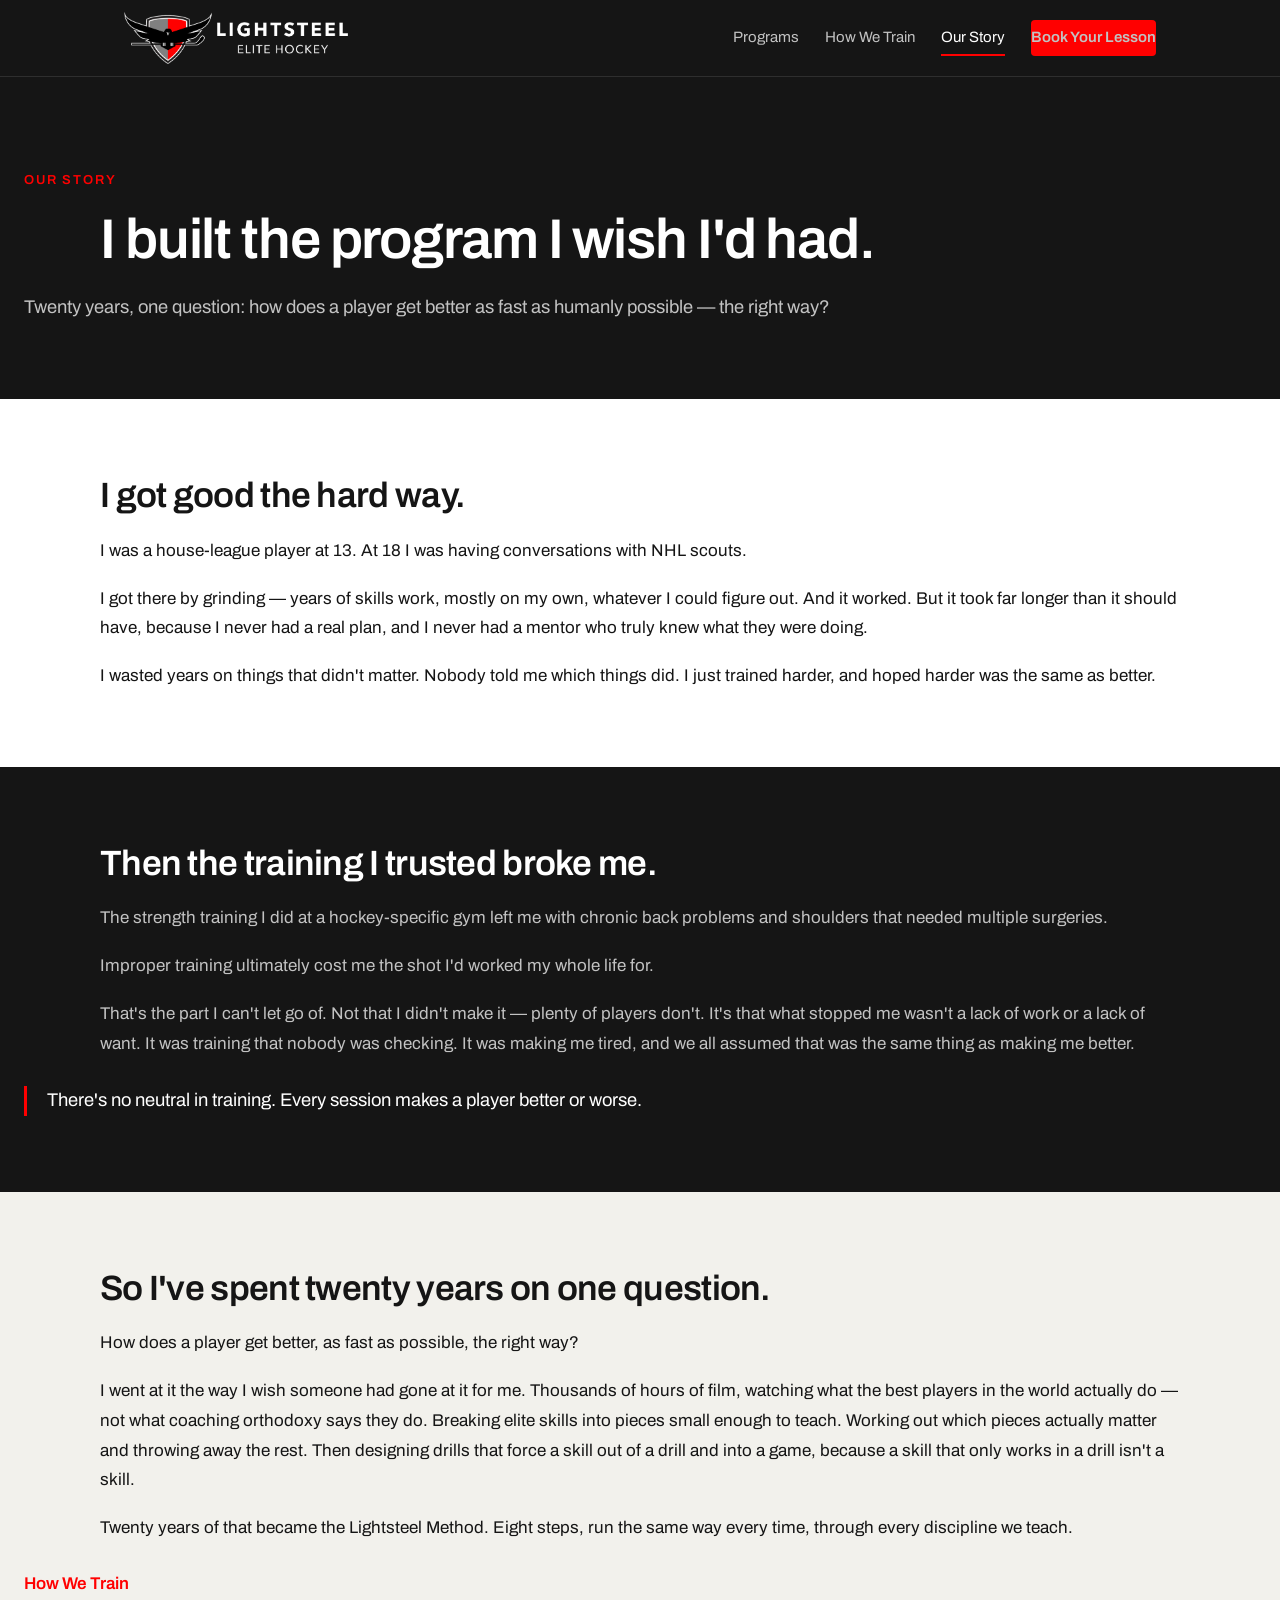
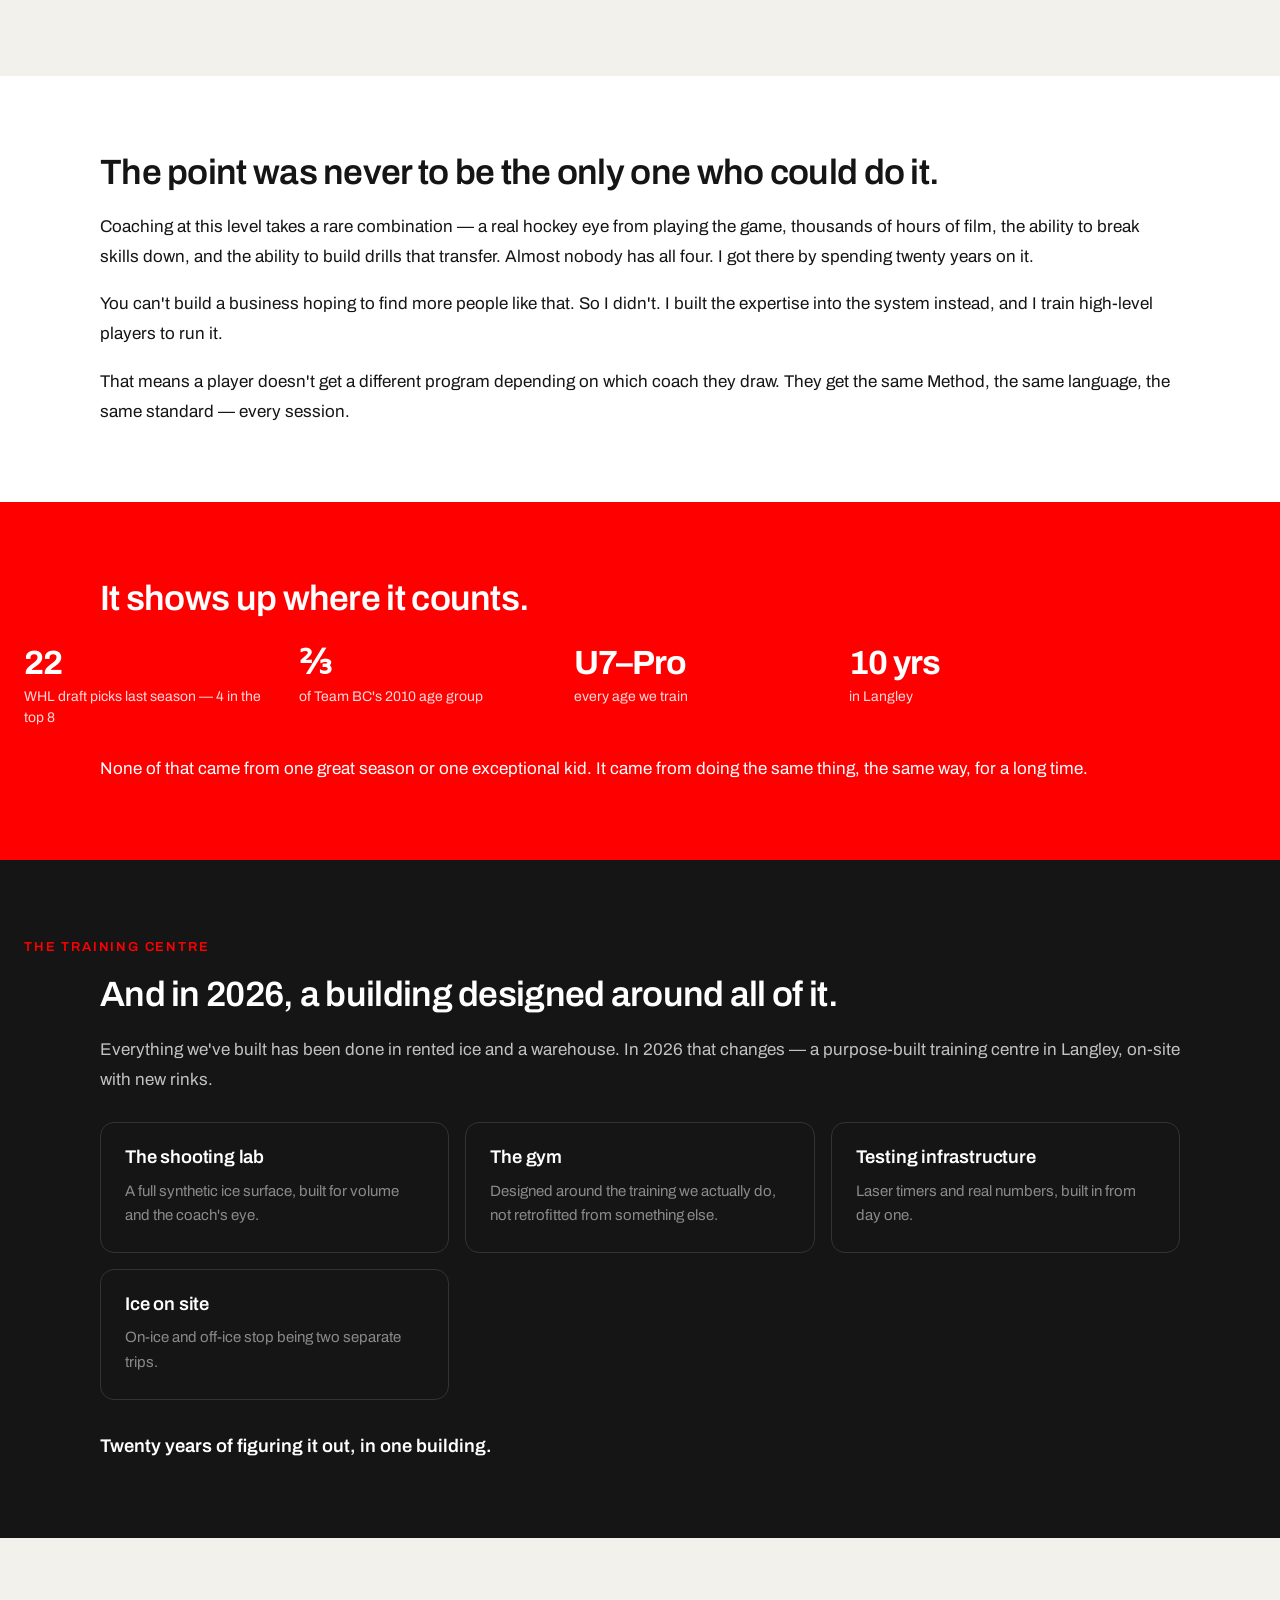
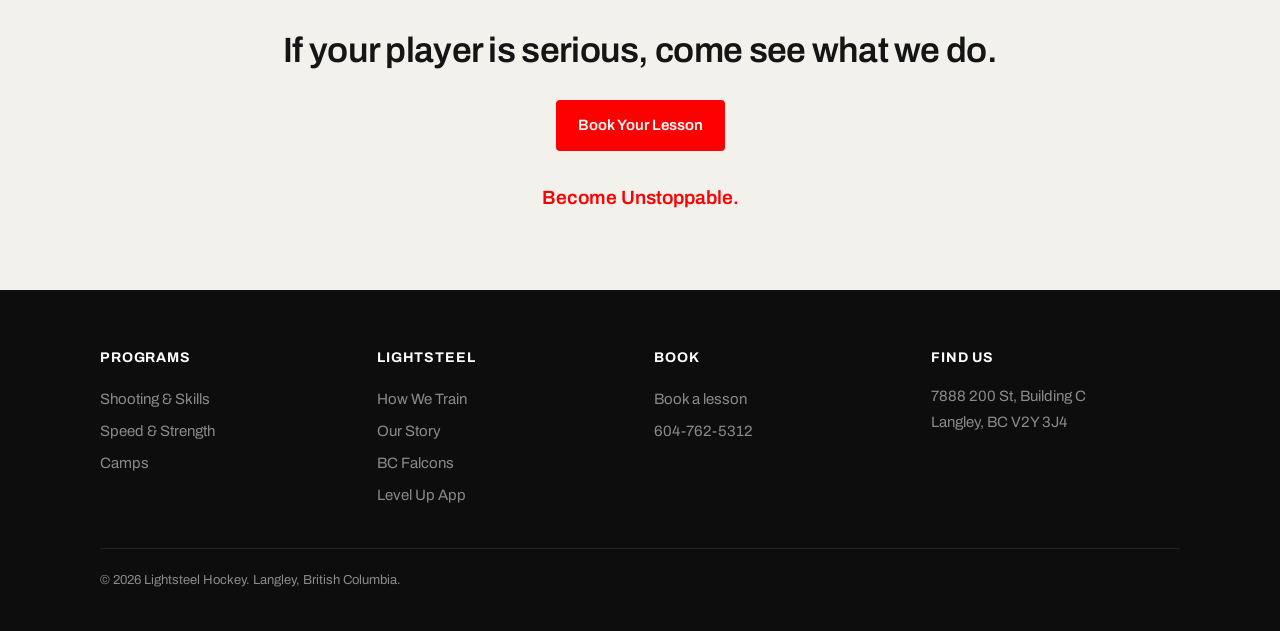
<file: our-story.html>
<!DOCTYPE html>
<html lang="en">
<head>
<meta charset="utf-8">
<meta name="viewport" content="width=device-width, initial-scale=1">
<title>Our Story — Lightsteel Hockey</title>
<meta name="description" content="Twenty years on one question: how does a player get better as fast as humanly possible, the right way? The story behind Lightsteel Hockey in Langley, BC.">
<link rel="preconnect" href="https://fonts.googleapis.com">
<link rel="preconnect" href="https://fonts.gstatic.com" crossorigin>
<link href="https://fonts.googleapis.com/css2?family=Archivo:wght@400;500;600;700&display=swap" rel="stylesheet">
<link rel="icon" type="image/png" href="/favicon.png">
<link rel="stylesheet" href="/styles.css">
</head>
<body>
<a class="skip" href="#main">Skip to content</a>

<header class="hdr">
  <div class="hdr-in">
    <a class="brand" href="/"><img src="/logo-lightsteel-white.png" alt="Lightsteel Elite Hockey" width="224" height="52"></a>
    <button class="menu-btn" type="button" aria-label="Menu" aria-expanded="false" aria-controls="sitenav"><span></span><span></span><span></span></button>
      <nav class="nav" id="sitenav" aria-label="Main">
      <div class="drop">
        <button type="button" aria-haspopup="true">Programs</button>
        <div class="drop-menu">
          <a href="/shooting-and-skills">Shooting &amp; Skills<span>The synthetic ice lab</span></a>
          <a href="/speed-and-strength">Speed &amp; Strength<span>The physical engine</span></a>
          <a href="/camps">Camps<span>A real jump in a short window</span></a>
          <a href="https://www.levelup.hockey/lightsteel?utm_source=lightsteelhockey&amp;utm_medium=referral&amp;utm_campaign=lightsteel-discount&amp;utm_content=programs-menu">Level Up App<span>Train at home between sessions</span></a>
        </div>
      </div>
      <a href="/how-we-train">How We Train</a>
      <a href="/our-story" aria-current="page">Our Story</a>
      <a class="btn btn-sm" href="https://goteamup.com/p/12581119-lightsteel-hockey/">Book Your Lesson</a>
    </nav>
  </div>
</header>
<main id="main">

  <section class="band band-dark hero hero-left">
    <p class="eyebrow">Our Story</p>
    <h1>I built the program I wish I'd had.</h1>
    <p class="lead">Twenty years, one question: how does a player get better as fast as humanly possible — the right way?</p>
  </section>

  <section class="band band-white">
    <h2>I got good the hard way.</h2>
    <p>I was a house-league player at 13. At 18 I was having conversations with NHL scouts.</p>
    <p>I got there by grinding — years of skills work, mostly on my own, whatever I could figure out. And it worked. But it took far longer than it should have, because I never had a real plan, and I never had a mentor who truly knew what they were doing.</p>
    <p>I wasted years on things that didn't matter. Nobody told me which things did. I just trained harder, and hoped harder was the same as better.</p>
  </section>

  <section class="band band-dark">
    <h2>Then the training I trusted broke me.</h2>
    <p>The strength training I did at a hockey-specific gym left me with chronic back problems and shoulders that needed multiple surgeries.</p>
    <p>Improper training ultimately cost me the shot I'd worked my whole life for.</p>
    <p>That's the part I can't let go of. Not that I didn't make it — plenty of players don't. It's that what stopped me wasn't a lack of work or a lack of want. It was training that nobody was checking. It was making me tired, and we all assumed that was the same thing as making me better.</p>
    <p class="pull">There's no neutral in training. Every session makes a player better or worse.</p>
  </section>

  <section class="band band-light">
    <h2>So I've spent twenty years on one question.</h2>
    <p>How does a player get better, as fast as possible, the right way?</p>
    <p>I went at it the way I wish someone had gone at it for me. Thousands of hours of film, watching what the best players in the world actually do — not what coaching orthodoxy says they do. Breaking elite skills into pieces small enough to teach. Working out which pieces actually matter and throwing away the rest. Then designing drills that force a skill out of a drill and into a game, because a skill that only works in a drill isn't a skill.</p>
    <p>Twenty years of that became the Lightsteel Method. Eight steps, run the same way every time, through every discipline we teach.</p>
    <a class="arrow-link" href="/how-we-train">How We Train</a>
  </section>

  <section class="band band-white">
    <h2>The point was never to be the only one who could do it.</h2>
    <p>Coaching at this level takes a rare combination — a real hockey eye from playing the game, thousands of hours of film, the ability to break skills down, and the ability to build drills that transfer. Almost nobody has all four. I got there by spending twenty years on it.</p>
    <p>You can't build a business hoping to find more people like that. So I didn't. I built the expertise into the system instead, and I train high-level players to run it.</p>
    <p>That means a player doesn't get a different program depending on which coach they draw. They get the same Method, the same language, the same standard — every session.</p>
  </section>

  <section class="band band-red">
    <h2>It shows up where it counts.</h2>
    <div class="stats">
      <div class="stat"><b>22</b><span>WHL draft picks last season — 4 in the top 8</span></div>
      <div class="stat"><b>&#8532;</b><span>of Team BC's 2010 age group</span></div>
      <div class="stat"><b>U7–Pro</b><span>every age we train</span></div>
      <div class="stat"><b>10 yrs</b><span>in Langley</span></div>
    </div>
    <p>None of that came from one great season or one exceptional kid. It came from doing the same thing, the same way, for a long time.</p>
  </section>

  <section class="band band-dark">
    <p class="eyebrow">The Training Centre</p>
    <h2>And in 2026, a building designed around all of it.</h2>
    <p>Everything we've built has been done in rented ice and a warehouse. In 2026 that changes — a purpose-built training centre in Langley, on-site with new rinks.</p>
    <div class="grid g2">
      <div class="card"><h3>The shooting lab</h3><p>A full synthetic ice surface, built for volume and the coach's eye.</p></div>
      <div class="card"><h3>The gym</h3><p>Designed around the training we actually do, not retrofitted from something else.</p></div>
      <div class="card"><h3>Testing infrastructure</h3><p>Laser timers and real numbers, built in from day one.</p></div>
      <div class="card"><h3>Ice on site</h3><p>On-ice and off-ice stop being two separate trips.</p></div>
    </div>
    <p style="color:#fff;font-size:1.15rem;font-weight:600;margin-top:30px">Twenty years of figuring it out, in one building.</p>
  </section>

  <section class="band band-light hero">
    <h2>If your player is serious, come see what we do.</h2>
    <div class="cta-row"><a class="btn" href="https://goteamup.com/p/12581119-lightsteel-hockey/">Book Your Lesson</a></div>
    <p style="color:var(--red);font-weight:600;font-size:1.2rem;margin-top:30px">Become Unstoppable.</p>
  </section>

</main>

<footer class="ftr">
  <div class="ftr-in">
    <div>
      <h4>Programs</h4>
      <a href="/shooting-and-skills">Shooting &amp; Skills</a>
      <a href="/speed-and-strength">Speed &amp; Strength</a>
      <a href="/camps">Camps</a>
    </div>
    <div>
      <h4>Lightsteel</h4>
      <a href="/how-we-train">How We Train</a>
      <a href="/our-story">Our Story</a>
      <a href="https://bcfalcons.com">BC Falcons</a>
      <a href="https://www.levelup.hockey/lightsteel?utm_source=lightsteelhockey&amp;utm_medium=referral&amp;utm_campaign=lightsteel-discount&amp;utm_content=footer">Level Up App</a>
    </div>
    <div>
      <h4>Book</h4>
      <a href="https://goteamup.com/p/12581119-lightsteel-hockey/">Book a lesson</a>
      <a href="tel:+16047625312">604-762-5312</a>
    </div>
    <div>
      <h4>Find us</h4>
      <p style="font-size:15px;margin:0">7888 200 St, Building C<br>Langley, BC V2Y 3J4</p>
    </div>
  </div>
  <p class="legal">© <span id="yr">2026</span> Lightsteel Hockey. Langley, British Columbia.</p>
</footer>
<script>document.getElementById('yr').textContent=new Date().getFullYear();</script>
<script>
(function () {
  var nav = document.getElementById('sitenav');
  var burger = document.querySelector('.menu-btn');

  burger.addEventListener('click', function (e) {
    e.stopPropagation();
    var open = nav.classList.toggle('open');
    burger.setAttribute('aria-expanded', open ? 'true' : 'false');
  });

  document.querySelectorAll('.drop').forEach(function (d) {
    var b = d.querySelector('button');
    b.setAttribute('aria-expanded', 'false');
    b.addEventListener('click', function (e) {
      e.stopPropagation();
      var open = d.classList.toggle('open');
      b.setAttribute('aria-expanded', open ? 'true' : 'false');
    });
  });

  function closeAll() {
    nav.classList.remove('open');
    burger.setAttribute('aria-expanded', 'false');
    document.querySelectorAll('.drop.open').forEach(function (d) {
      d.classList.remove('open');
      d.querySelector('button').setAttribute('aria-expanded', 'false');
    });
  }
  document.addEventListener('click', closeAll);
  nav.addEventListener('click', function (e) { e.stopPropagation(); });
  document.addEventListener('keydown', function (e) { if (e.key === 'Escape') closeAll(); });
})();
</script>
</body>
</html>
</file>
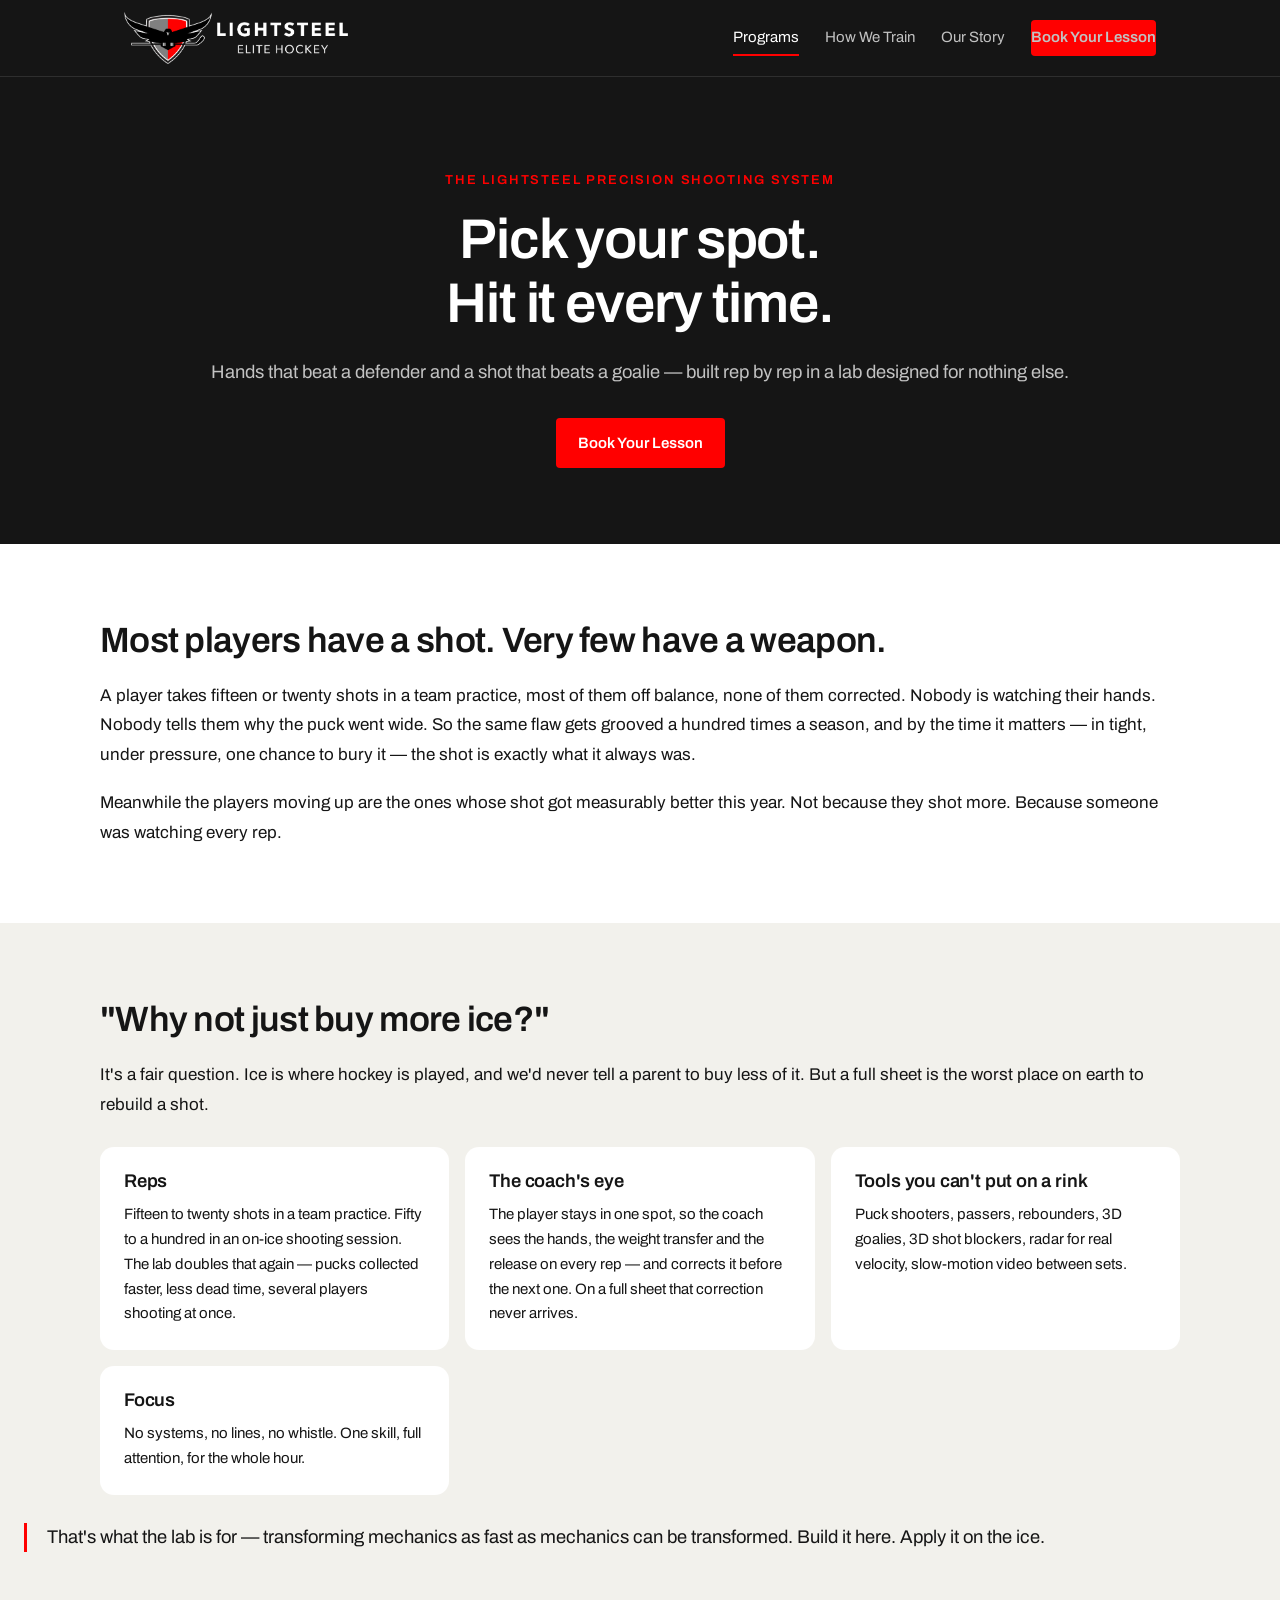
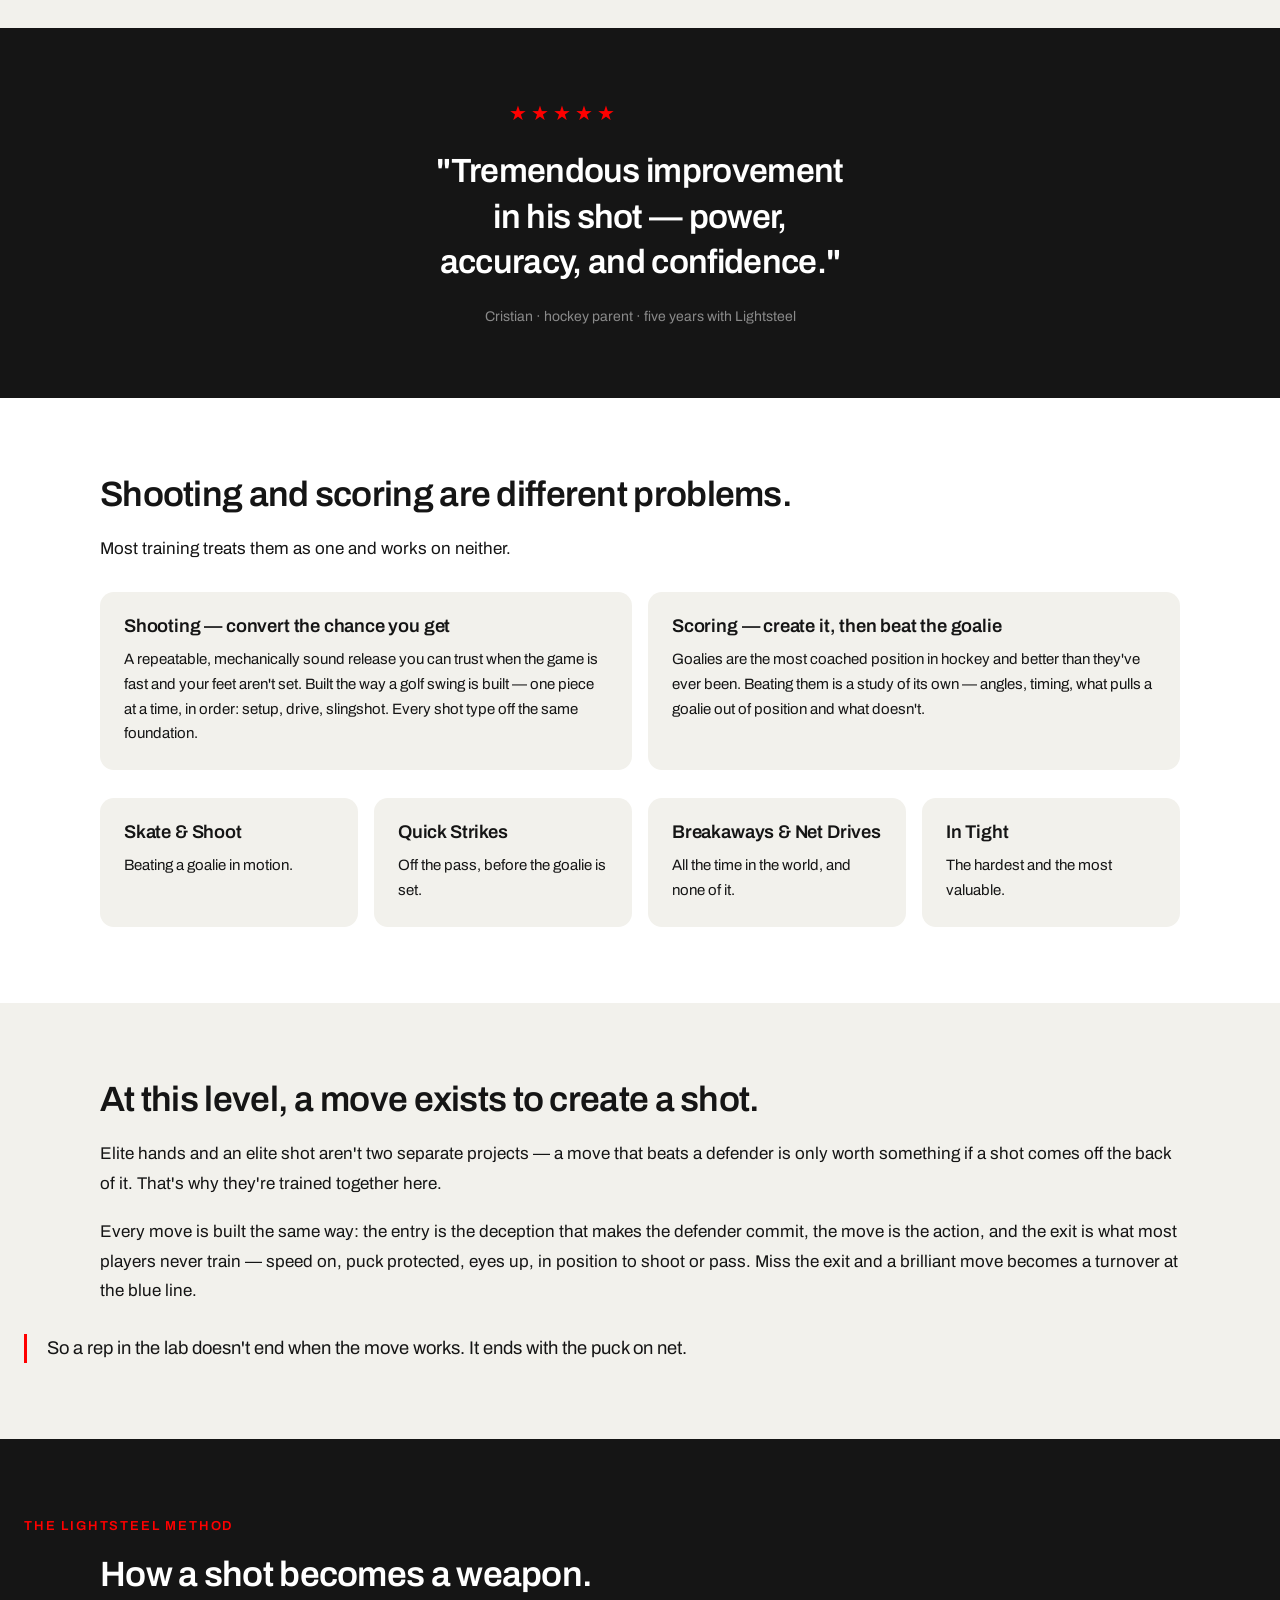
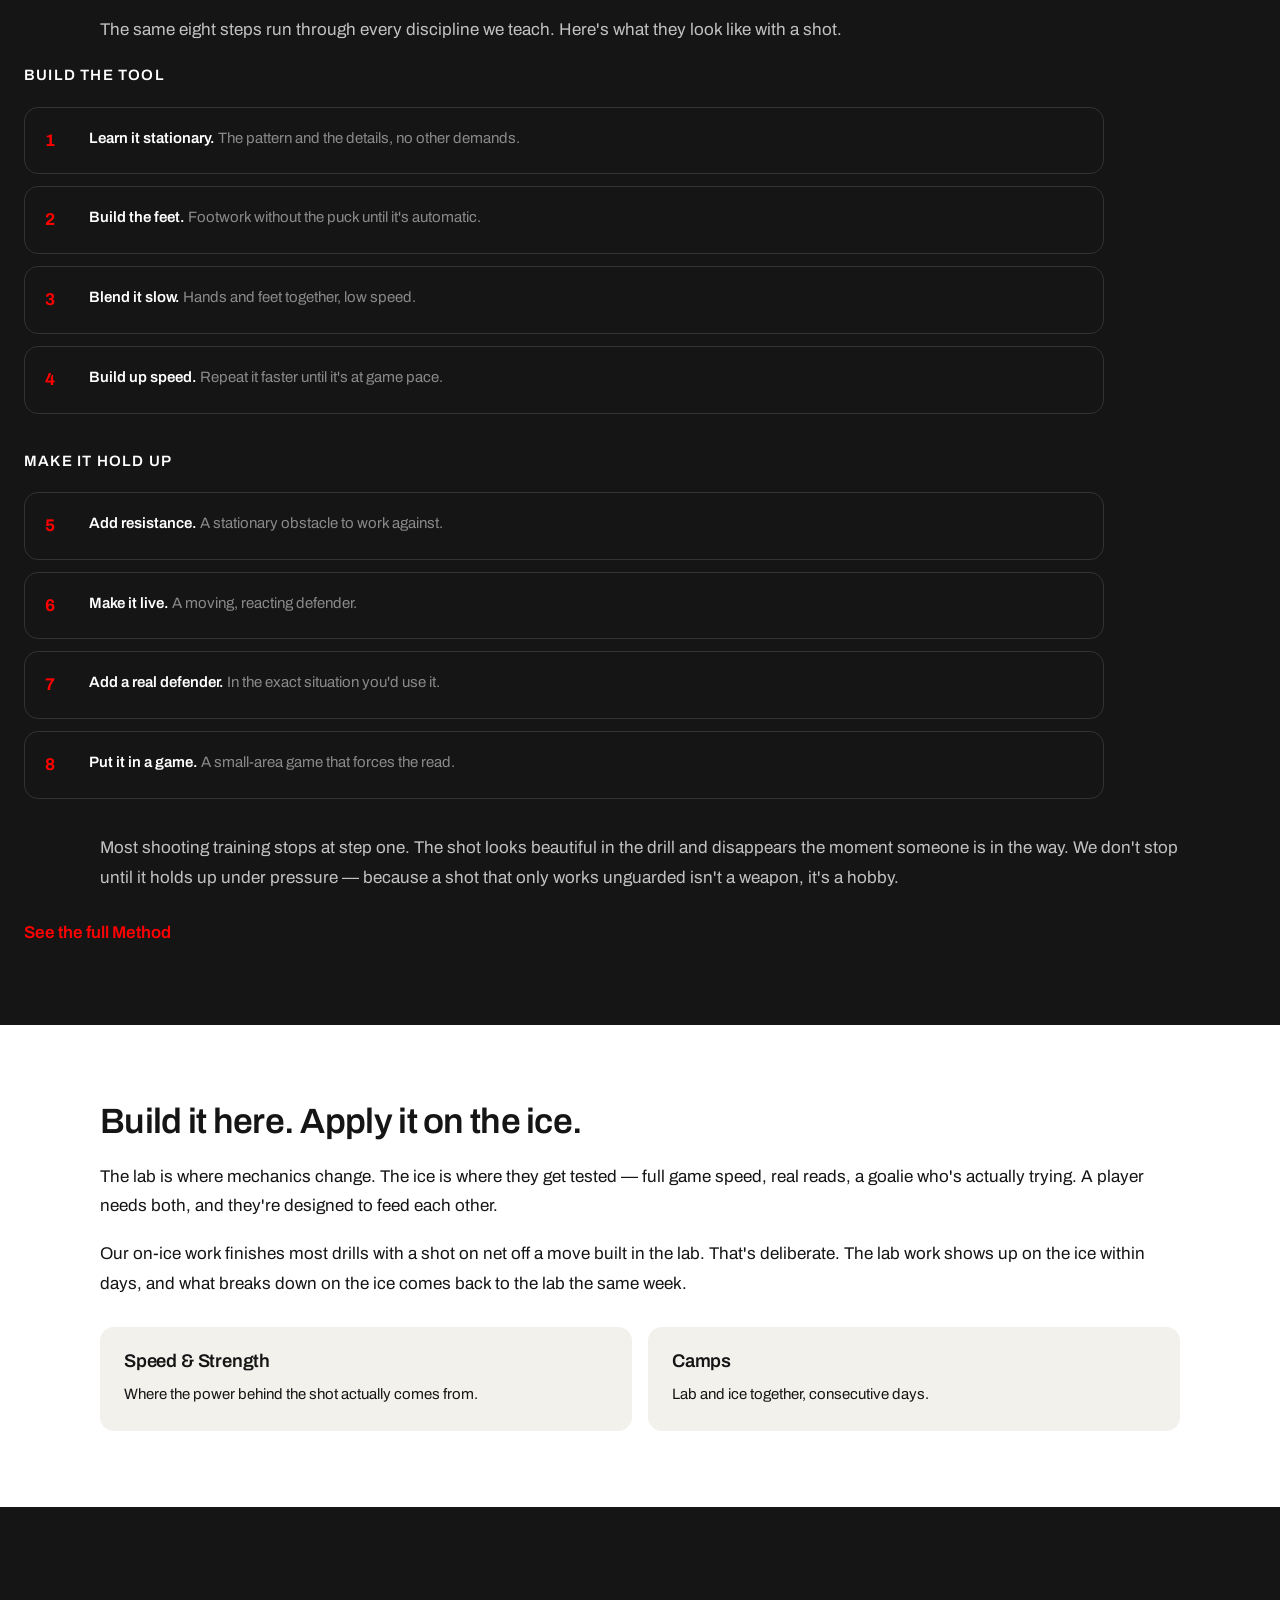
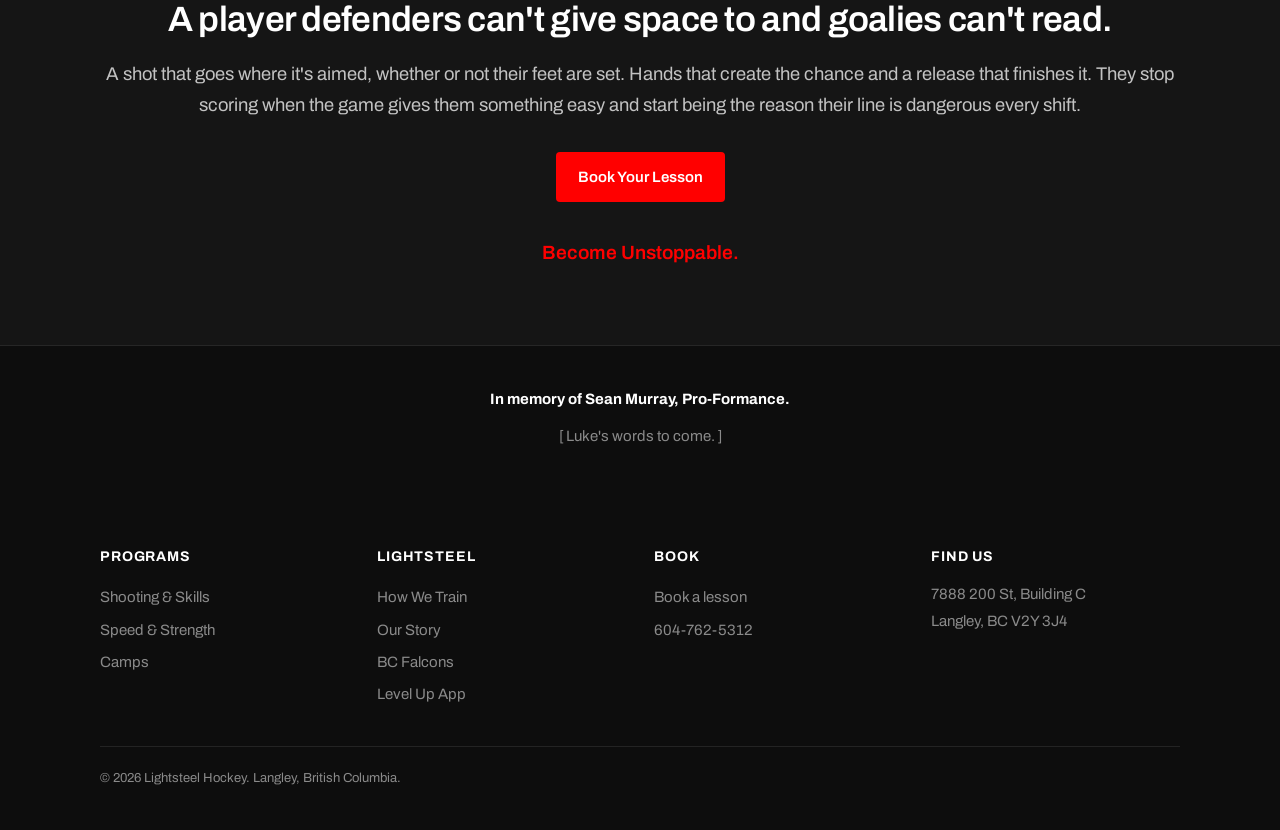
<file: shooting-and-skills.html>
<!DOCTYPE html>
<html lang="en">
<head>
<meta charset="utf-8">
<meta name="viewport" content="width=device-width, initial-scale=1">
<title>Shooting &amp; Skills — The Lightsteel Precision Shooting System</title>
<meta name="description" content="Hands that beat a defender and a shot that beats a goalie, built rep by rep in a synthetic ice lab designed for nothing else. Langley, BC.">
<link rel="preconnect" href="https://fonts.googleapis.com">
<link rel="preconnect" href="https://fonts.gstatic.com" crossorigin>
<link href="https://fonts.googleapis.com/css2?family=Archivo:wght@400;500;600;700&display=swap" rel="stylesheet">
<link rel="icon" type="image/png" href="/favicon.png">
<link rel="stylesheet" href="/styles.css">
</head>
<body>
<a class="skip" href="#main">Skip to content</a>

<header class="hdr">
  <div class="hdr-in">
    <a class="brand" href="/"><img src="/logo-lightsteel-white.png" alt="Lightsteel Elite Hockey" width="224" height="52"></a>
    <button class="menu-btn" type="button" aria-label="Menu" aria-expanded="false" aria-controls="sitenav"><span></span><span></span><span></span></button>
      <nav class="nav" id="sitenav" aria-label="Main">
      <div class="drop">
        <button type="button" aria-haspopup="true" style="color:#fff;border-bottom-color:var(--red)">Programs</button>
        <div class="drop-menu">
          <a href="/shooting-and-skills">Shooting &amp; Skills<span>The synthetic ice lab</span></a>
          <a href="/speed-and-strength">Speed &amp; Strength<span>The physical engine</span></a>
          <a href="/camps">Camps<span>A real jump in a short window</span></a>
          <a href="https://www.levelup.hockey/lightsteel?utm_source=lightsteelhockey&amp;utm_medium=referral&amp;utm_campaign=lightsteel-discount&amp;utm_content=programs-menu">Level Up App<span>Train at home between sessions</span></a>
        </div>
      </div>
      <a href="/how-we-train">How We Train</a>
      <a href="/our-story">Our Story</a>
      <a class="btn btn-sm" href="https://goteamup.com/p/12581119-lightsteel-hockey/">Book Your Lesson</a>
    </nav>
  </div>
</header>
<main id="main">

  <section class="band band-dark hero">
    <p class="eyebrow">The Lightsteel Precision Shooting System</p>
    <h1>Pick your spot.<br>Hit it every time.</h1>
    <p class="lead">Hands that beat a defender and a shot that beats a goalie — built rep by rep in a lab designed for nothing else.</p>
    <div class="cta-row"><a class="btn" href="https://goteamup.com/p/12581119-lightsteel-hockey/">Book Your Lesson</a></div>
  </section>

  <section class="band band-white">
    <h2>Most players have a shot. Very few have a weapon.</h2>
    <p>A player takes fifteen or twenty shots in a team practice, most of them off balance, none of them corrected. Nobody is watching their hands. Nobody tells them why the puck went wide. So the same flaw gets grooved a hundred times a season, and by the time it matters — in tight, under pressure, one chance to bury it — the shot is exactly what it always was.</p>
    <p>Meanwhile the players moving up are the ones whose shot got measurably better this year. Not because they shot more. Because someone was watching every rep.</p>
  </section>

  <section class="band band-light">
    <h2>"Why not just buy more ice?"</h2>
    <p>It's a fair question. Ice is where hockey is played, and we'd never tell a parent to buy less of it. But a full sheet is the worst place on earth to rebuild a shot.</p>

    <div class="grid g2">
      <div class="card">
        <h3>Reps</h3>
        <p>Fifteen to twenty shots in a team practice. Fifty to a hundred in an on-ice shooting session. The lab doubles that again — pucks collected faster, less dead time, several players shooting at once.</p>
      </div>
      <div class="card">
        <h3>The coach's eye</h3>
        <p>The player stays in one spot, so the coach sees the hands, the weight transfer and the release on every rep — and corrects it before the next one. On a full sheet that correction never arrives.</p>
      </div>
      <div class="card">
        <h3>Tools you can't put on a rink</h3>
        <p>Puck shooters, passers, rebounders, 3D goalies, 3D shot blockers, radar for real velocity, slow-motion video between sets.</p>
      </div>
      <div class="card">
        <h3>Focus</h3>
        <p>No systems, no lines, no whistle. One skill, full attention, for the whole hour.</p>
      </div>
    </div>

    <p class="pull">That's what the lab is for — transforming mechanics as fast as mechanics can be transformed. Build it here. Apply it on the ice.</p>
  </section>

  <section class="band band-dark quote">
    <p class="stars" aria-label="Five out of five stars">★★★★★</p>
    <blockquote>"Tremendous improvement in his shot — power, accuracy, and confidence."</blockquote>
    <p class="who">Cristian · hockey parent · five years with Lightsteel</p>
  </section>

  <section class="band band-white">
    <h2>Shooting and scoring are different problems.</h2>
    <p>Most training treats them as one and works on neither.</p>

    <div class="grid g2">
      <div class="card">
        <h3>Shooting — convert the chance you get</h3>
        <p>A repeatable, mechanically sound release you can trust when the game is fast and your feet aren't set. Built the way a golf swing is built — one piece at a time, in order: setup, drive, slingshot. Every shot type off the same foundation.</p>
      </div>
      <div class="card">
        <h3>Scoring — create it, then beat the goalie</h3>
        <p>Goalies are the most coached position in hockey and better than they've ever been. Beating them is a study of its own — angles, timing, what pulls a goalie out of position and what doesn't.</p>
      </div>
    </div>

    <div class="grid g4">
      <div class="card"><h3>Skate &amp; Shoot</h3><p>Beating a goalie in motion.</p></div>
      <div class="card"><h3>Quick Strikes</h3><p>Off the pass, before the goalie is set.</p></div>
      <div class="card"><h3>Breakaways &amp; Net Drives</h3><p>All the time in the world, and none of it.</p></div>
      <div class="card"><h3>In Tight</h3><p>The hardest and the most valuable.</p></div>
    </div>
  </section>

  <section class="band band-light">
    <h2>At this level, a move exists to create a shot.</h2>
    <p>Elite hands and an elite shot aren't two separate projects — a move that beats a defender is only worth something if a shot comes off the back of it. That's why they're trained together here.</p>
    <p>Every move is built the same way: the entry is the deception that makes the defender commit, the move is the action, and the exit is what most players never train — speed on, puck protected, eyes up, in position to shoot or pass. Miss the exit and a brilliant move becomes a turnover at the blue line.</p>
    <p class="pull">So a rep in the lab doesn't end when the move works. It ends with the puck on net.</p>
  </section>

  <section class="band band-dark">
    <p class="eyebrow">The Lightsteel Method</p>
    <h2>How a shot becomes a weapon.</h2>
    <p>The same eight steps run through every discipline we teach. Here's what they look like with a shot.</p>

    <p class="group-label">Build the tool</p>
    <div class="steps">
      <div class="step"><span class="n">1</span><p><strong>Learn it stationary.</strong> The pattern and the details, no other demands.</p></div>
      <div class="step"><span class="n">2</span><p><strong>Build the feet.</strong> Footwork without the puck until it's automatic.</p></div>
      <div class="step"><span class="n">3</span><p><strong>Blend it slow.</strong> Hands and feet together, low speed.</p></div>
      <div class="step"><span class="n">4</span><p><strong>Build up speed.</strong> Repeat it faster until it's at game pace.</p></div>
    </div>

    <p class="group-label">Make it hold up</p>
    <div class="steps">
      <div class="step"><span class="n">5</span><p><strong>Add resistance.</strong> A stationary obstacle to work against.</p></div>
      <div class="step"><span class="n">6</span><p><strong>Make it live.</strong> A moving, reacting defender.</p></div>
      <div class="step"><span class="n">7</span><p><strong>Add a real defender.</strong> In the exact situation you'd use it.</p></div>
      <div class="step"><span class="n">8</span><p><strong>Put it in a game.</strong> A small-area game that forces the read.</p></div>
    </div>

    <p>Most shooting training stops at step one. The shot looks beautiful in the drill and disappears the moment someone is in the way. We don't stop until it holds up under pressure — because a shot that only works unguarded isn't a weapon, it's a hobby.</p>
    <a class="arrow-link" href="/how-we-train">See the full Method</a>
  </section>

  <section class="band band-white">
    <h2>Build it here. Apply it on the ice.</h2>
    <p>The lab is where mechanics change. The ice is where they get tested — full game speed, real reads, a goalie who's actually trying. A player needs both, and they're designed to feed each other.</p>
    <p>Our on-ice work finishes most drills with a shot on net off a move built in the lab. That's deliberate. The lab work shows up on the ice within days, and what breaks down on the ice comes back to the lab the same week.</p>
    <div class="grid g2">
      <a class="card card-link" href="/speed-and-strength"><h3>Speed &amp; Strength</h3><p>Where the power behind the shot actually comes from.</p></a>
      <a class="card card-link" href="/camps"><h3>Camps</h3><p>Lab and ice together, consecutive days.</p></a>
    </div>
  </section>

  <section class="band band-dark hero">
    <h2>A player defenders can't give space to and goalies can't read.</h2>
    <p class="lead">A shot that goes where it's aimed, whether or not their feet are set. Hands that create the chance and a release that finishes it. They stop scoring when the game gives them something easy and start being the reason their line is dangerous every shift.</p>
    <div class="cta-row"><a class="btn" href="https://goteamup.com/p/12581119-lightsteel-hockey/">Book Your Lesson</a></div>
    <p style="color:var(--red-accent);font-weight:600;font-size:1.2rem;margin-top:34px">Become Unstoppable.</p>
  </section>

  <section class="memorial">
    <p><strong style="color:#fff">In memory of Sean Murray, Pro-Formance.</strong></p>
    <p style="margin-top:10px">[ Luke's words to come. ]</p>
  </section>

</main>

<footer class="ftr">
  <div class="ftr-in">
    <div>
      <h4>Programs</h4>
      <a href="/shooting-and-skills">Shooting &amp; Skills</a>
      <a href="/speed-and-strength">Speed &amp; Strength</a>
      <a href="/camps">Camps</a>
    </div>
    <div>
      <h4>Lightsteel</h4>
      <a href="/how-we-train">How We Train</a>
      <a href="/our-story">Our Story</a>
      <a href="https://bcfalcons.com">BC Falcons</a>
      <a href="https://www.levelup.hockey/lightsteel?utm_source=lightsteelhockey&amp;utm_medium=referral&amp;utm_campaign=lightsteel-discount&amp;utm_content=footer">Level Up App</a>
    </div>
    <div>
      <h4>Book</h4>
      <a href="https://goteamup.com/p/12581119-lightsteel-hockey/">Book a lesson</a>
      <a href="tel:+16047625312">604-762-5312</a>
    </div>
    <div>
      <h4>Find us</h4>
      <p style="font-size:15px;margin:0">7888 200 St, Building C<br>Langley, BC V2Y 3J4</p>
    </div>
  </div>
  <p class="legal">© <span id="yr">2026</span> Lightsteel Hockey. Langley, British Columbia.</p>
</footer>
<script>document.getElementById('yr').textContent=new Date().getFullYear();</script>
<script>
(function () {
  var nav = document.getElementById('sitenav');
  var burger = document.querySelector('.menu-btn');

  burger.addEventListener('click', function (e) {
    e.stopPropagation();
    var open = nav.classList.toggle('open');
    burger.setAttribute('aria-expanded', open ? 'true' : 'false');
  });

  document.querySelectorAll('.drop').forEach(function (d) {
    var b = d.querySelector('button');
    b.setAttribute('aria-expanded', 'false');
    b.addEventListener('click', function (e) {
      e.stopPropagation();
      var open = d.classList.toggle('open');
      b.setAttribute('aria-expanded', open ? 'true' : 'false');
    });
  });

  function closeAll() {
    nav.classList.remove('open');
    burger.setAttribute('aria-expanded', 'false');
    document.querySelectorAll('.drop.open').forEach(function (d) {
      d.classList.remove('open');
      d.querySelector('button').setAttribute('aria-expanded', 'false');
    });
  }
  document.addEventListener('click', closeAll);
  nav.addEventListener('click', function (e) { e.stopPropagation(); });
  document.addEventListener('keydown', function (e) { if (e.key === 'Escape') closeAll(); });
})();
</script>
</body>
</html>
</file>
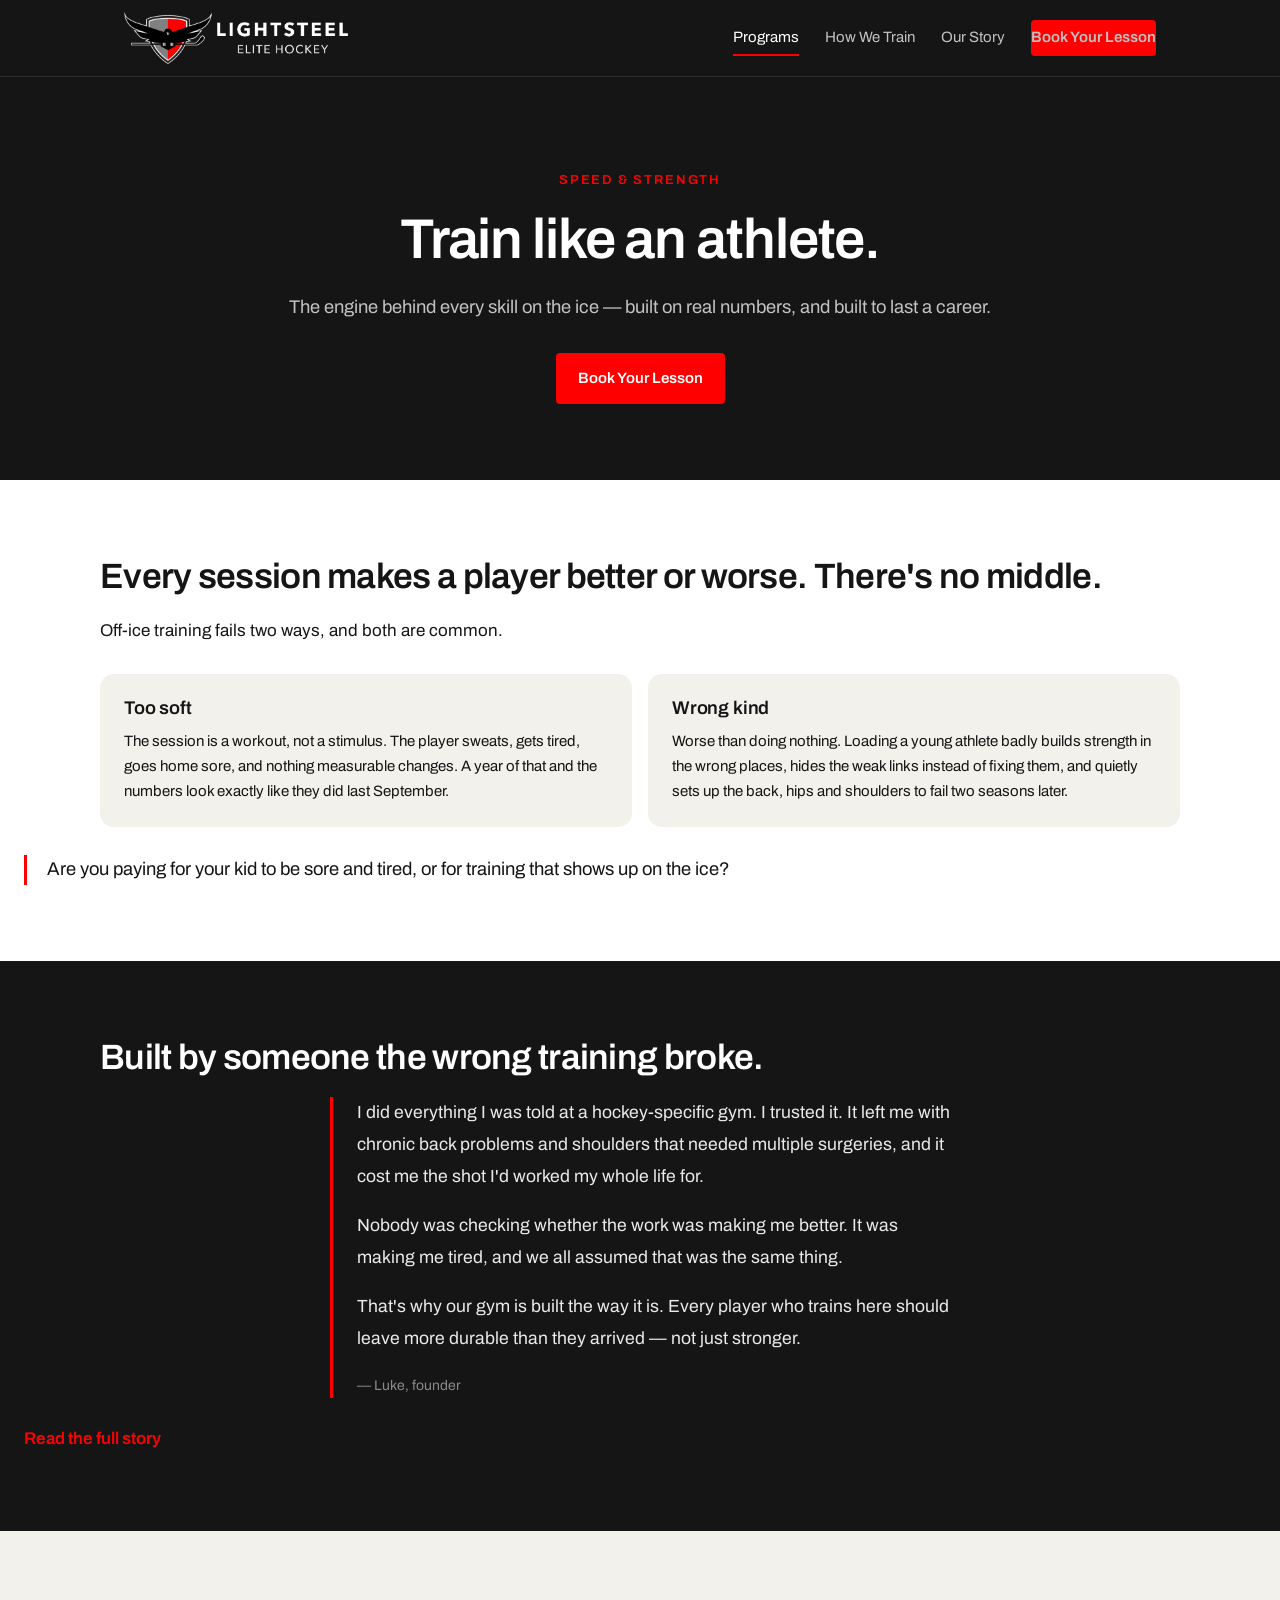
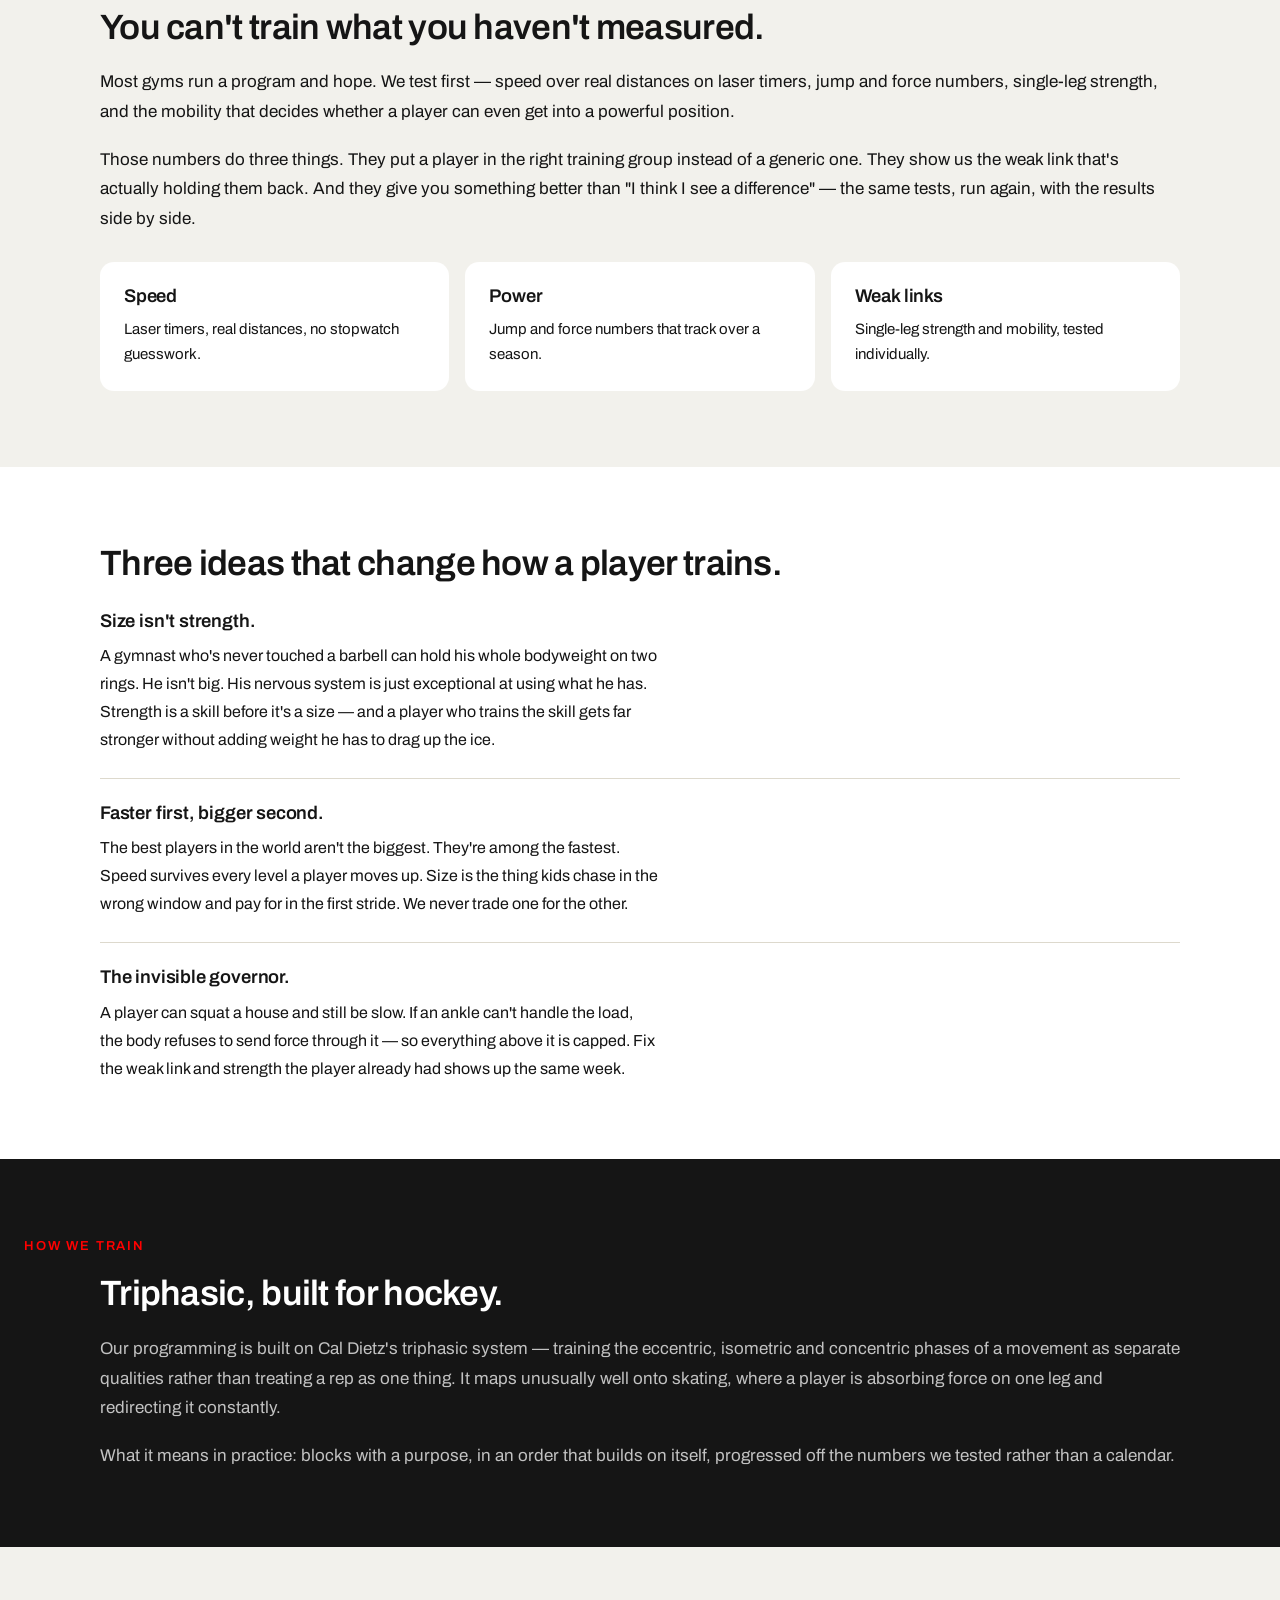
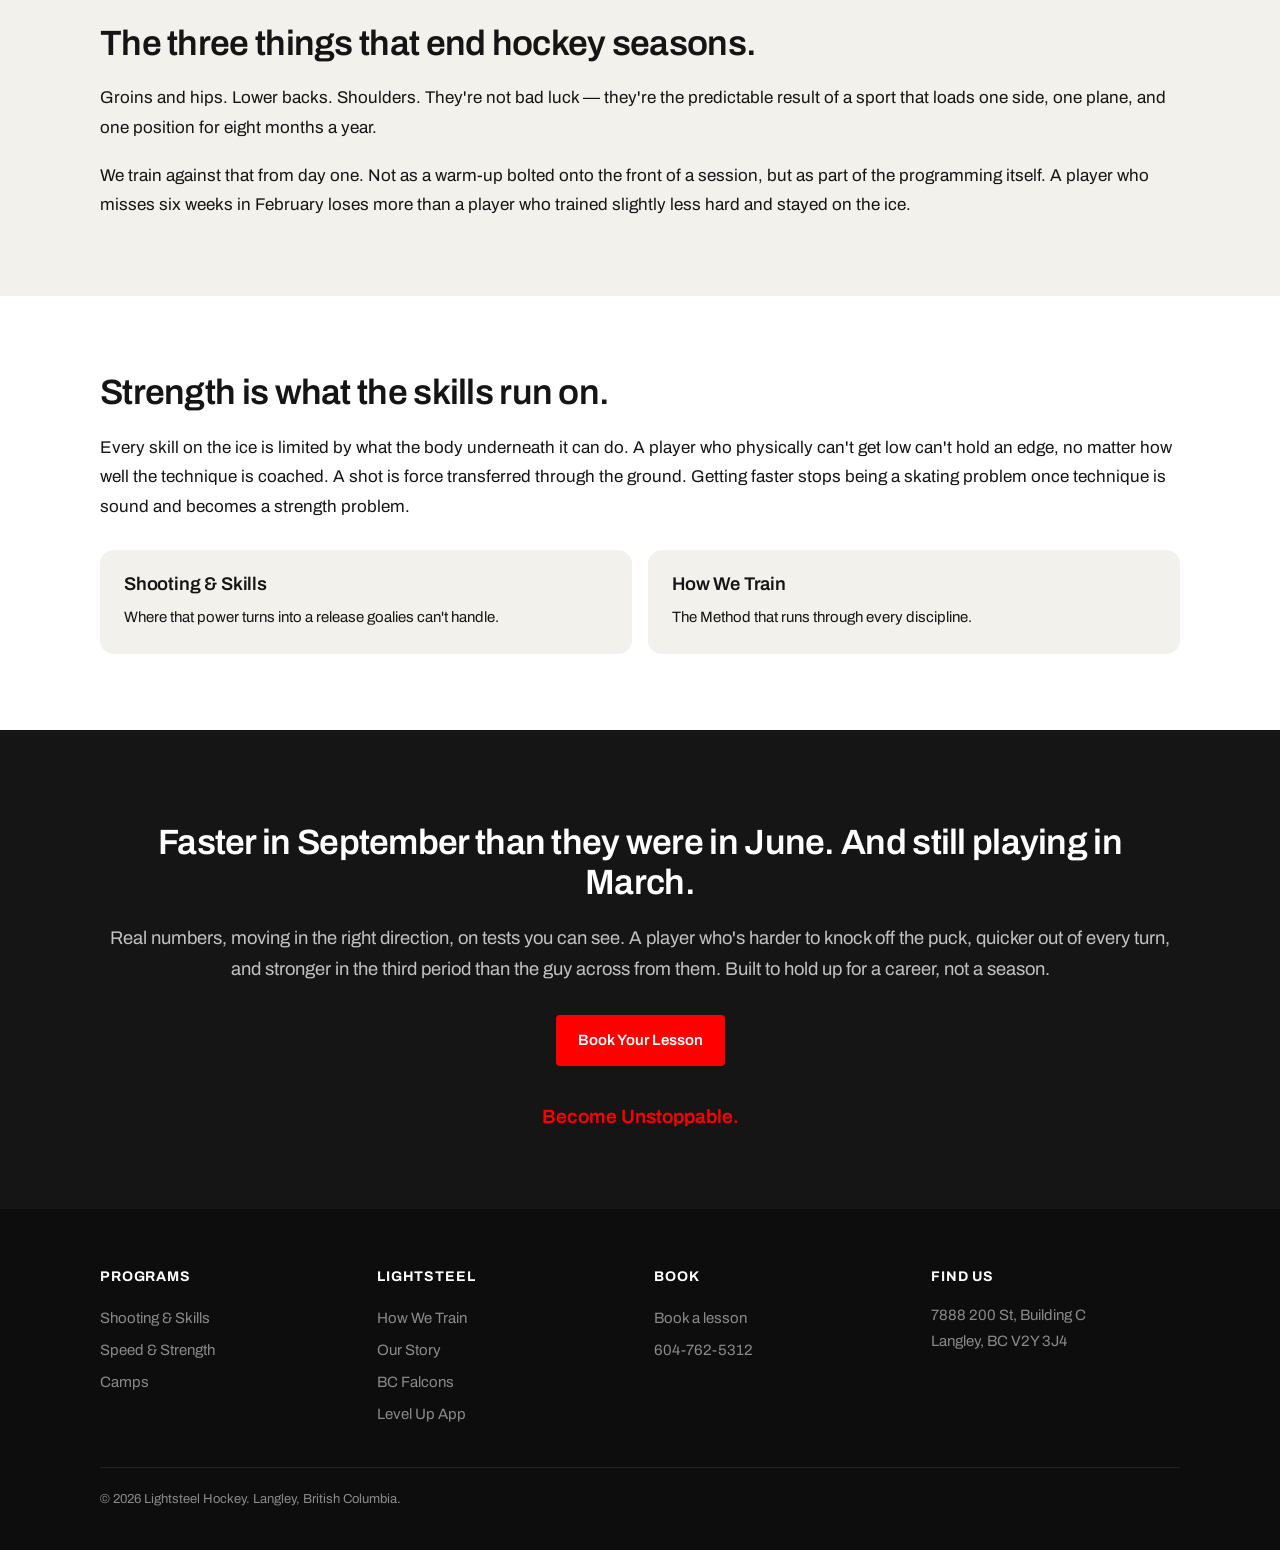
<file: speed-and-strength.html>
<!DOCTYPE html>
<html lang="en">
<head>
<meta charset="utf-8">
<meta name="viewport" content="width=device-width, initial-scale=1">
<title>Speed &amp; Strength — Train Like an Athlete</title>
<meta name="description" content="Hockey speed and strength built on real numbers and Triphasic methodology, in Langley, BC. Tested first, trained second, and built to last a career.">
<link rel="preconnect" href="https://fonts.googleapis.com">
<link rel="preconnect" href="https://fonts.gstatic.com" crossorigin>
<link href="https://fonts.googleapis.com/css2?family=Archivo:wght@400;500;600;700&display=swap" rel="stylesheet">
<link rel="icon" type="image/png" href="/favicon.png">
<link rel="stylesheet" href="/styles.css">
</head>
<body>
<a class="skip" href="#main">Skip to content</a>

<header class="hdr">
  <div class="hdr-in">
    <a class="brand" href="/"><img src="/logo-lightsteel-white.png" alt="Lightsteel Elite Hockey" width="224" height="52"></a>
    <button class="menu-btn" type="button" aria-label="Menu" aria-expanded="false" aria-controls="sitenav"><span></span><span></span><span></span></button>
      <nav class="nav" id="sitenav" aria-label="Main">
      <div class="drop">
        <button type="button" aria-haspopup="true" style="color:#fff;border-bottom-color:var(--red)">Programs</button>
        <div class="drop-menu">
          <a href="/shooting-and-skills">Shooting &amp; Skills<span>The synthetic ice lab</span></a>
          <a href="/speed-and-strength">Speed &amp; Strength<span>The physical engine</span></a>
          <a href="/camps">Camps<span>A real jump in a short window</span></a>
          <a href="https://www.levelup.hockey/lightsteel">Level Up App<span>Train at home between sessions</span></a>
        </div>
      </div>
      <a href="/how-we-train">How We Train</a>
      <a href="/our-story">Our Story</a>
      <a class="btn btn-sm" href="https://goteamup.com/p/12581119-lightsteel-hockey/">Book Your Lesson</a>
    </nav>
  </div>
</header>
<main id="main">

  <section class="band band-dark hero">
    <p class="eyebrow">Speed &amp; Strength</p>
    <h1>Train like an athlete.</h1>
    <p class="lead">The engine behind every skill on the ice — built on real numbers, and built to last a career.</p>
    <div class="cta-row"><a class="btn" href="https://goteamup.com/p/12581119-lightsteel-hockey/">Book Your Lesson</a></div>
  </section>

  <section class="band band-white">
    <h2>Every session makes a player better or worse. There's no middle.</h2>
    <p>Off-ice training fails two ways, and both are common.</p>
    <div class="grid g2">
      <div class="card">
        <h3>Too soft</h3>
        <p>The session is a workout, not a stimulus. The player sweats, gets tired, goes home sore, and nothing measurable changes. A year of that and the numbers look exactly like they did last September.</p>
      </div>
      <div class="card">
        <h3>Wrong kind</h3>
        <p>Worse than doing nothing. Loading a young athlete badly builds strength in the wrong places, hides the weak links instead of fixing them, and quietly sets up the back, hips and shoulders to fail two seasons later.</p>
      </div>
    </div>
    <p class="pull">Are you paying for your kid to be sore and tired, or for training that shows up on the ice?</p>
  </section>

  <section class="band band-dark">
    <h2>Built by someone the wrong training broke.</h2>
    <div class="founder">
      <p>I did everything I was told at a hockey-specific gym. I trusted it. It left me with chronic back problems and shoulders that needed multiple surgeries, and it cost me the shot I'd worked my whole life for.</p>
      <p>Nobody was checking whether the work was making me better. It was making me tired, and we all assumed that was the same thing.</p>
      <p>That's why our gym is built the way it is. Every player who trains here should leave more durable than they arrived — not just stronger.</p>
      <p class="sig">— Luke, founder</p>
    </div>
    <a class="arrow-link" href="/our-story" style="margin-top:26px">Read the full story</a>
  </section>

  <section class="band band-light">
    <h2>You can't train what you haven't measured.</h2>
    <p>Most gyms run a program and hope. We test first — speed over real distances on laser timers, jump and force numbers, single-leg strength, and the mobility that decides whether a player can even get into a powerful position.</p>
    <p>Those numbers do three things. They put a player in the right training group instead of a generic one. They show us the weak link that's actually holding them back. And they give you something better than "I think I see a difference" — the same tests, run again, with the results side by side.</p>
    <div class="grid g3">
      <div class="card"><h3>Speed</h3><p>Laser timers, real distances, no stopwatch guesswork.</p></div>
      <div class="card"><h3>Power</h3><p>Jump and force numbers that track over a season.</p></div>
      <div class="card"><h3>Weak links</h3><p>Single-leg strength and mobility, tested individually.</p></div>
    </div>
  </section>

  <section class="band band-white">
    <h2>Three ideas that change how a player trains.</h2>
    <div class="rows">
      <div class="row">
        <h3>Size isn't strength.</h3>
        <p>A gymnast who's never touched a barbell can hold his whole bodyweight on two rings. He isn't big. His nervous system is just exceptional at using what he has. Strength is a skill before it's a size — and a player who trains the skill gets far stronger without adding weight he has to drag up the ice.</p>
      </div>
      <div class="row">
        <h3>Faster first, bigger second.</h3>
        <p>The best players in the world aren't the biggest. They're among the fastest. Speed survives every level a player moves up. Size is the thing kids chase in the wrong window and pay for in the first stride. We never trade one for the other.</p>
      </div>
      <div class="row">
        <h3>The invisible governor.</h3>
        <p>A player can squat a house and still be slow. If an ankle can't handle the load, the body refuses to send force through it — so everything above it is capped. Fix the weak link and strength the player already had shows up the same week.</p>
      </div>
    </div>
  </section>

  <section class="band band-dark">
    <p class="eyebrow">How we train</p>
    <h2>Triphasic, built for hockey.</h2>
    <p>Our programming is built on Cal Dietz's triphasic system — training the eccentric, isometric and concentric phases of a movement as separate qualities rather than treating a rep as one thing. It maps unusually well onto skating, where a player is absorbing force on one leg and redirecting it constantly.</p>
    <p>What it means in practice: blocks with a purpose, in an order that builds on itself, progressed off the numbers we tested rather than a calendar.</p>
  </section>

  <section class="band band-light">
    <h2>The three things that end hockey seasons.</h2>
    <p>Groins and hips. Lower backs. Shoulders. They're not bad luck — they're the predictable result of a sport that loads one side, one plane, and one position for eight months a year.</p>
    <p>We train against that from day one. Not as a warm-up bolted onto the front of a session, but as part of the programming itself. A player who misses six weeks in February loses more than a player who trained slightly less hard and stayed on the ice.</p>
  </section>

  <section class="band band-white">
    <h2>Strength is what the skills run on.</h2>
    <p>Every skill on the ice is limited by what the body underneath it can do. A player who physically can't get low can't hold an edge, no matter how well the technique is coached. A shot is force transferred through the ground. Getting faster stops being a skating problem once technique is sound and becomes a strength problem.</p>
    <div class="grid g2">
      <a class="card card-link" href="/shooting-and-skills"><h3>Shooting &amp; Skills</h3><p>Where that power turns into a release goalies can't handle.</p></a>
      <a class="card card-link" href="/how-we-train"><h3>How We Train</h3><p>The Method that runs through every discipline.</p></a>
    </div>
  </section>

  <section class="band band-dark hero">
    <h2>Faster in September than they were in June. And still playing in March.</h2>
    <p class="lead">Real numbers, moving in the right direction, on tests you can see. A player who's harder to knock off the puck, quicker out of every turn, and stronger in the third period than the guy across from them. Built to hold up for a career, not a season.</p>
    <div class="cta-row"><a class="btn" href="https://goteamup.com/p/12581119-lightsteel-hockey/">Book Your Lesson</a></div>
    <p style="color:var(--red-accent);font-weight:600;font-size:1.2rem;margin-top:34px">Become Unstoppable.</p>
  </section>

</main>

<footer class="ftr">
  <div class="ftr-in">
    <div>
      <h4>Programs</h4>
      <a href="/shooting-and-skills">Shooting &amp; Skills</a>
      <a href="/speed-and-strength">Speed &amp; Strength</a>
      <a href="/camps">Camps</a>
    </div>
    <div>
      <h4>Lightsteel</h4>
      <a href="/how-we-train">How We Train</a>
      <a href="/our-story">Our Story</a>
      <a href="https://bcfalcons.com">BC Falcons</a>
      <a href="https://www.levelup.hockey/lightsteel">Level Up App</a>
    </div>
    <div>
      <h4>Book</h4>
      <a href="https://goteamup.com/p/12581119-lightsteel-hockey/">Book a lesson</a>
      <a href="tel:+16047625312">604-762-5312</a>
    </div>
    <div>
      <h4>Find us</h4>
      <p style="font-size:15px;margin:0">7888 200 St, Building C<br>Langley, BC V2Y 3J4</p>
    </div>
  </div>
  <p class="legal">© <span id="yr">2026</span> Lightsteel Hockey. Langley, British Columbia.</p>
</footer>
<script>document.getElementById('yr').textContent=new Date().getFullYear();</script>
<script>
(function () {
  var nav = document.getElementById('sitenav');
  var burger = document.querySelector('.menu-btn');

  burger.addEventListener('click', function (e) {
    e.stopPropagation();
    var open = nav.classList.toggle('open');
    burger.setAttribute('aria-expanded', open ? 'true' : 'false');
  });

  document.querySelectorAll('.drop').forEach(function (d) {
    var b = d.querySelector('button');
    b.setAttribute('aria-expanded', 'false');
    b.addEventListener('click', function (e) {
      e.stopPropagation();
      var open = d.classList.toggle('open');
      b.setAttribute('aria-expanded', open ? 'true' : 'false');
    });
  });

  function closeAll() {
    nav.classList.remove('open');
    burger.setAttribute('aria-expanded', 'false');
    document.querySelectorAll('.drop.open').forEach(function (d) {
      d.classList.remove('open');
      d.querySelector('button').setAttribute('aria-expanded', 'false');
    });
  }
  document.addEventListener('click', closeAll);
  nav.addEventListener('click', function (e) { e.stopPropagation(); });
  document.addEventListener('keydown', function (e) { if (e.key === 'Escape') closeAll(); });
})();
</script>
</body>
</html>
</file>
<file: styles.css>
/* Lightsteel Hockey — shared styles
   Edit colours, type and spacing here once; every page picks it up. */

:root {
  --red: #ff0000;
  --red-accent: #ff0000;
  --dark: #151515;
  --dark-2: #1e1e1e;
  --light: #f2f1ec;
  --white: #ffffff;
  --ink: #151515;
  --ink-soft: #4a4a4a;
  --ink-mute: #6a6a6a;
  --on-dark: #ffffff;
  --on-dark-soft: #c2c2c2;
  --on-dark-mute: #8a8a8a;
  --line-dark: #333333;
  --line-light: #ddd9cd;
  --wrap: 1080px;
  --read: 62ch;
}

* { box-sizing: border-box; }

html { scroll-behavior: smooth; }
@media (prefers-reduced-motion: reduce) {
  html { scroll-behavior: auto; }
  * { animation: none !important; transition: none !important; }
}

body {
  margin: 0;
  font-family: 'Archivo', -apple-system, BlinkMacSystemFont, 'Segoe UI', sans-serif;
  font-size: 17px;
  line-height: 1.75;
  color: var(--ink);
  background: var(--white);
  -webkit-font-smoothing: antialiased;
}

img { max-width: 100%; display: block; }
a { color: inherit; }

:focus-visible {
  outline: 3px solid var(--red-accent);
  outline-offset: 3px;
}

.skip {
  position: absolute; left: -9999px;
  background: var(--red); color: #fff; padding: 12px 18px; z-index: 100;
}
.skip:focus { left: 12px; top: 12px; }

/* ---------- header ---------- */

.hdr {
  position: sticky; top: 0; z-index: 50; position: -webkit-sticky;
  background: var(--dark);
  border-bottom: 1px solid #2e2e2e;
}
.hdr-in {
  position: relative;
  max-width: var(--wrap); margin: 0 auto;
  padding: 12px 24px;
  display: flex; align-items: center; justify-content: space-between; gap: 20px;
}
.brand { display: block; line-height: 0; text-decoration: none; }
.brand img { height: 52px; width: auto; }
@media (max-width: 860px) { .brand img { height: 42px; } }
@media (max-width: 400px) { .brand img { height: 36px; } }
.nav { display: flex; align-items: center; gap: 26px; }
.nav a {
  color: var(--on-dark-soft); text-decoration: none; font-size: 15px;
  padding: 4px 0; border-bottom: 2px solid transparent;
}
.nav a:hover { color: #fff; }
.nav a[aria-current="page"] { color: #fff; border-bottom-color: var(--red); }

.drop { position: relative; }
.drop > button {
  background: none; border: 0; padding: 4px 0; cursor: pointer;
  color: var(--on-dark-soft); font: inherit; font-size: 15px;
  border-bottom: 2px solid transparent;
}
.drop > button:hover { color: #fff; }
.drop-menu {
  position: absolute; top: calc(100% + 14px); left: -18px;
  background: var(--dark-2); border: 1px solid var(--line-dark);
  border-radius: 12px; padding: 10px; min-width: 260px;
  display: none; flex-direction: column; gap: 2px;
}
/* invisible bridge so the menu survives the gap between button and panel */
.drop-menu::before {
  content: ''; position: absolute;
  top: -16px; left: 0; right: 0; height: 16px;
}
.drop:hover .drop-menu,
.drop:focus-within .drop-menu,
.drop.open .drop-menu { display: flex; }
.drop.open > button, .drop:hover > button { color: #fff; }
.drop-menu a {
  padding: 10px 12px; border-radius: 8px; border: 0;
  color: #fff; font-size: 15px;
}
.drop-menu a span { display: block; color: var(--on-dark-mute); font-size: 13px; line-height: 1.5; }
.drop-menu a:hover { background: #2a2a2a; }

.btn {
  display: inline-block; background: var(--red); color: #fff;
  text-decoration: none; font-size: 15px; font-weight: 600;
  padding: 12px 22px; border-radius: 4px; white-space: nowrap;
}
.btn:hover { background: #d40000; }
.btn-ghost {
  background: transparent; border: 1px solid #5a5a5a; color: #fff;
}
.btn-ghost:hover { background: #262626; border-color: #7a7a7a; }
.btn-sm { padding: 10px 18px; font-size: 14px; }

/* ---------- bands ---------- */

.band { padding: 76px 24px; }
.band > * { max-width: var(--wrap); margin-left: auto; margin-right: auto; }
.band-dark { background: var(--dark); color: var(--on-dark-soft); }
.band-light { background: var(--light); }
.band-white { background: var(--white); }
.band-red { background: var(--red); color: #fff; }
.band-tight { padding: 44px 24px; }

.band-dark h1, .band-dark h2, .band-dark h3, .band-dark strong { color: #fff; }
.band-red h2, .band-red h3, .band-red strong { color: #fff; }

/* ---------- type ---------- */

h1, h2, h3 {
  font-weight: 600; letter-spacing: -0.02em; line-height: 1.15;
  margin: 0 0 20px;
}
h1 { font-size: clamp(2.4rem, 6vw, 3.5rem); }
h2 { font-size: clamp(1.7rem, 3.6vw, 2.2rem); }
h3 { font-size: 1.15rem; letter-spacing: -0.01em; margin-bottom: 10px; }

p { margin: 0 0 18px; max-width: var(--read); }
p:last-child { margin-bottom: 0; }
.lead { font-size: 1.15rem; line-height: 1.7; }
.wide { max-width: none; }

.eyebrow {
  color: var(--red); font-size: 13px; font-weight: 600;
  letter-spacing: .14em; text-transform: uppercase;
  margin: 0 0 16px;
}
.band-dark .eyebrow { color: var(--red-accent); }

.pull {
  border-left: 3px solid var(--red);
  padding-left: 20px; margin: 28px 0 0;
  font-size: 1.15rem; line-height: 1.6; color: var(--ink);
}
.band-dark .pull { color: #fff; }

.note { color: var(--ink-mute); }
.band-dark .note { color: var(--on-dark-mute); }

.arrow-link {
  display: inline-block; margin-top: 8px;
  color: var(--red); font-weight: 600; text-decoration: none;
  border-bottom: 1px solid transparent;
}
.arrow-link:hover { border-bottom-color: var(--red); }
.band-dark .arrow-link { color: var(--red-accent); }

/* ---------- hero ---------- */

.hero { padding: 92px 24px 76px; text-align: center; }
.hero p { margin-left: auto; margin-right: auto; }
.hero-left { text-align: left; }
.hero-left p { margin-left: 0; }
.cta-row { display: flex; gap: 12px; justify-content: center; flex-wrap: wrap; margin-top: 30px; }
.hero-left .cta-row { justify-content: flex-start; }

.proofbar { padding: 18px 24px; text-align: center; }
.proofbar p { max-width: none; margin: 0; font-size: 15px; }
.proofbar strong { font-weight: 600; }

/* ---------- grids and cards ---------- */

.grid { display: grid; gap: 16px; margin-top: 28px; }
.g2 { grid-template-columns: repeat(auto-fit, minmax(260px, 1fr)); }
.g3 { grid-template-columns: repeat(auto-fit, minmax(220px, 1fr)); }
.g4 { grid-template-columns: repeat(auto-fit, minmax(190px, 1fr)); }

.card { border-radius: 14px; padding: 24px; }
.card p { font-size: 15px; line-height: 1.65; max-width: none; }
.band-white .card { background: var(--light); }
.band-light .card { background: var(--white); }
.band-dark .card { background: none; border: 1px solid var(--line-dark); }
.band-dark .card p { color: var(--on-dark-mute); }

.card-link { text-decoration: none; display: block; }
.card-link:hover { outline: 2px solid var(--red); }

.inset {
  background: var(--dark); color: var(--on-dark-soft);
  border-radius: 14px; padding: 32px; margin-top: 32px;
}
.inset h2, .inset strong { color: #fff; }
.inset hr { border: 0; border-top: 1px solid var(--line-dark); margin: 24px 0; }
.inset .close { color: #fff; font-size: 1.25rem; font-weight: 600; line-height: 1.45; }
.hinge { color: var(--red-accent); font-weight: 600; }

/* ---------- numbered steps ---------- */

.steps { display: grid; gap: 12px; margin: 18px 0 34px; }
.step {
  border: 1px solid var(--line-dark); border-radius: 14px;
  padding: 18px 20px; display: flex; gap: 18px;
}
.step .n { color: var(--red-accent); font-weight: 700; min-width: 26px; }
.step p { margin: 0; font-size: 15px; line-height: 1.65; color: var(--on-dark-mute); max-width: none; }
.step strong { color: #fff; font-weight: 600; }

.group-label {
  color: #fff; font-weight: 600; font-size: 15px;
  letter-spacing: .08em; text-transform: uppercase; margin: 0 0 4px;
}
.group-sub { color: var(--on-dark-mute); font-size: 14px; margin: 0 0 14px; }

/* ---------- rows (stacked arguments) ---------- */

.rows { margin-top: 28px; }
.row { padding-bottom: 24px; margin-bottom: 24px; border-bottom: 1px solid var(--line-light); }
.row:last-child { padding-bottom: 0; margin-bottom: 0; border-bottom: 0; }
.band-dark .row { border-bottom-color: var(--line-dark); }
.row p { font-size: 16px; }

/* ---------- testimonial ---------- */

.quote { text-align: center; padding: 68px 24px; }
.quote .stars { color: var(--red-accent); letter-spacing: .2em; font-size: 20px; margin: 0 0 18px; }
.quote blockquote {
  margin: 0 auto 20px; max-width: 22ch;
  font-size: clamp(1.6rem, 3.4vw, 2.1rem); font-weight: 600;
  line-height: 1.35; color: #fff; letter-spacing: -0.02em;
}
.quote .who { color: var(--on-dark-mute); font-size: 14px; margin: 0; max-width: none; }

/* ---------- stat block ---------- */

.stats { display: grid; grid-template-columns: repeat(auto-fit, minmax(160px, 1fr)); gap: 20px; margin: 26px 0; }
.stat b { display: block; font-size: 2.1rem; font-weight: 700; line-height: 1.1; letter-spacing: -0.03em; }
.stat span { display: block; font-size: 14px; line-height: 1.5; opacity: .85; margin-top: 4px; }

.ratio {
  background: var(--dark); border-radius: 14px; padding: 28px;
  display: flex; gap: 26px; align-items: center; flex-wrap: wrap; margin-top: 28px;
}
.ratio b { color: #fff; font-size: 2rem; font-weight: 700; white-space: nowrap; letter-spacing: -0.02em; }
.ratio b span { color: var(--on-dark-mute); font-size: 1rem; font-weight: 400; }
.ratio p { color: var(--on-dark-soft); font-size: 15px; margin: 0; flex: 1; min-width: 240px; }

/* ---------- founder quote ---------- */

.founder { border-left: 3px solid var(--red); padding-left: 24px; max-width: var(--read); }
.founder p { font-size: 1.1rem; line-height: 1.8; color: #eaeaea; }
.founder .sig { color: var(--on-dark-mute); font-size: 14px; font-style: normal; }

/* ---------- footer ---------- */

.ftr { background: #0d0d0d; color: var(--on-dark-mute); padding: 56px 24px 40px; }
.ftr-in { max-width: var(--wrap); margin: 0 auto; display: grid; gap: 28px; grid-template-columns: repeat(auto-fit, minmax(200px, 1fr)); }
.ftr h4 { color: #fff; font-size: 14px; margin: 0 0 12px; letter-spacing: .06em; text-transform: uppercase; }
.ftr a { color: var(--on-dark-mute); text-decoration: none; display: block; padding: 3px 0; font-size: 15px; }
.ftr a:hover { color: #fff; }
.ftr .legal { max-width: var(--wrap); margin: 36px auto 0; padding-top: 20px; border-top: 1px solid #232323; font-size: 13px; }

.memorial {
  background: #0d0d0d; border-top: 1px solid #262626;
  padding: 40px 24px; text-align: center; color: var(--on-dark-mute);
}
.memorial p { max-width: 48ch; margin: 0 auto; font-size: 15px; }

/* ---------- mobile ---------- */

/* ---------- mobile menu button ---------- */

.menu-btn {
  display: none; background: none; border: 0; cursor: pointer;
  width: 44px; height: 44px; padding: 10px; margin-right: -10px;
}
.menu-btn span {
  display: block; height: 2px; background: #fff; border-radius: 2px;
  margin: 5px 0; transition: transform .18s ease, opacity .18s ease;
}
.menu-btn[aria-expanded="true"] span:nth-child(1) { transform: translateY(7px) rotate(45deg); }
.menu-btn[aria-expanded="true"] span:nth-child(2) { opacity: 0; }
.menu-btn[aria-expanded="true"] span:nth-child(3) { transform: translateY(-7px) rotate(-45deg); }

/* ---------- mobile ---------- */

@media (max-width: 860px) {
  .band { padding: 56px 20px; }
  .hero { padding: 64px 20px 56px; }
  .hdr-in { padding: 10px 20px; }
  .menu-btn { display: block; }

  .nav {
    display: none;
    position: absolute; left: 0; right: 0; top: 100%;
    background: var(--dark); border-bottom: 1px solid #2e2e2e;
    flex-direction: column; align-items: stretch; gap: 0;
    padding: 8px 20px 22px;
  }
  .nav.open { display: flex; }
  .nav > a, .drop > button {
    font-size: 17px; padding: 14px 0; width: 100%; text-align: left;
    border-bottom: 1px solid #262626;
  }
  .nav a[aria-current="page"] { border-bottom-color: #262626; }
  .drop { width: 100%; }
  .drop > button { display: none; }

  /* programs listed inline on mobile — no second tap needed */
  .drop-menu {
    position: static; display: flex; background: none; border: 0;
    padding: 0; min-width: 0; border-radius: 0;
  }
  .drop-menu::before { display: none; }
  .drop-menu a {
    padding: 14px 0; border-radius: 0; font-size: 17px;
    border-bottom: 1px solid #262626;
  }
  .drop-menu a:hover { background: none; }
  .drop-menu a span { font-size: 14px; margin-top: 2px; }

  .nav .btn {
    margin-top: 18px; text-align: center; font-size: 16px; padding: 15px 22px;
  }
}

@media (max-width: 560px) {
  body { font-size: 16px; }
  .band { padding: 48px 18px; }
}
</file>
